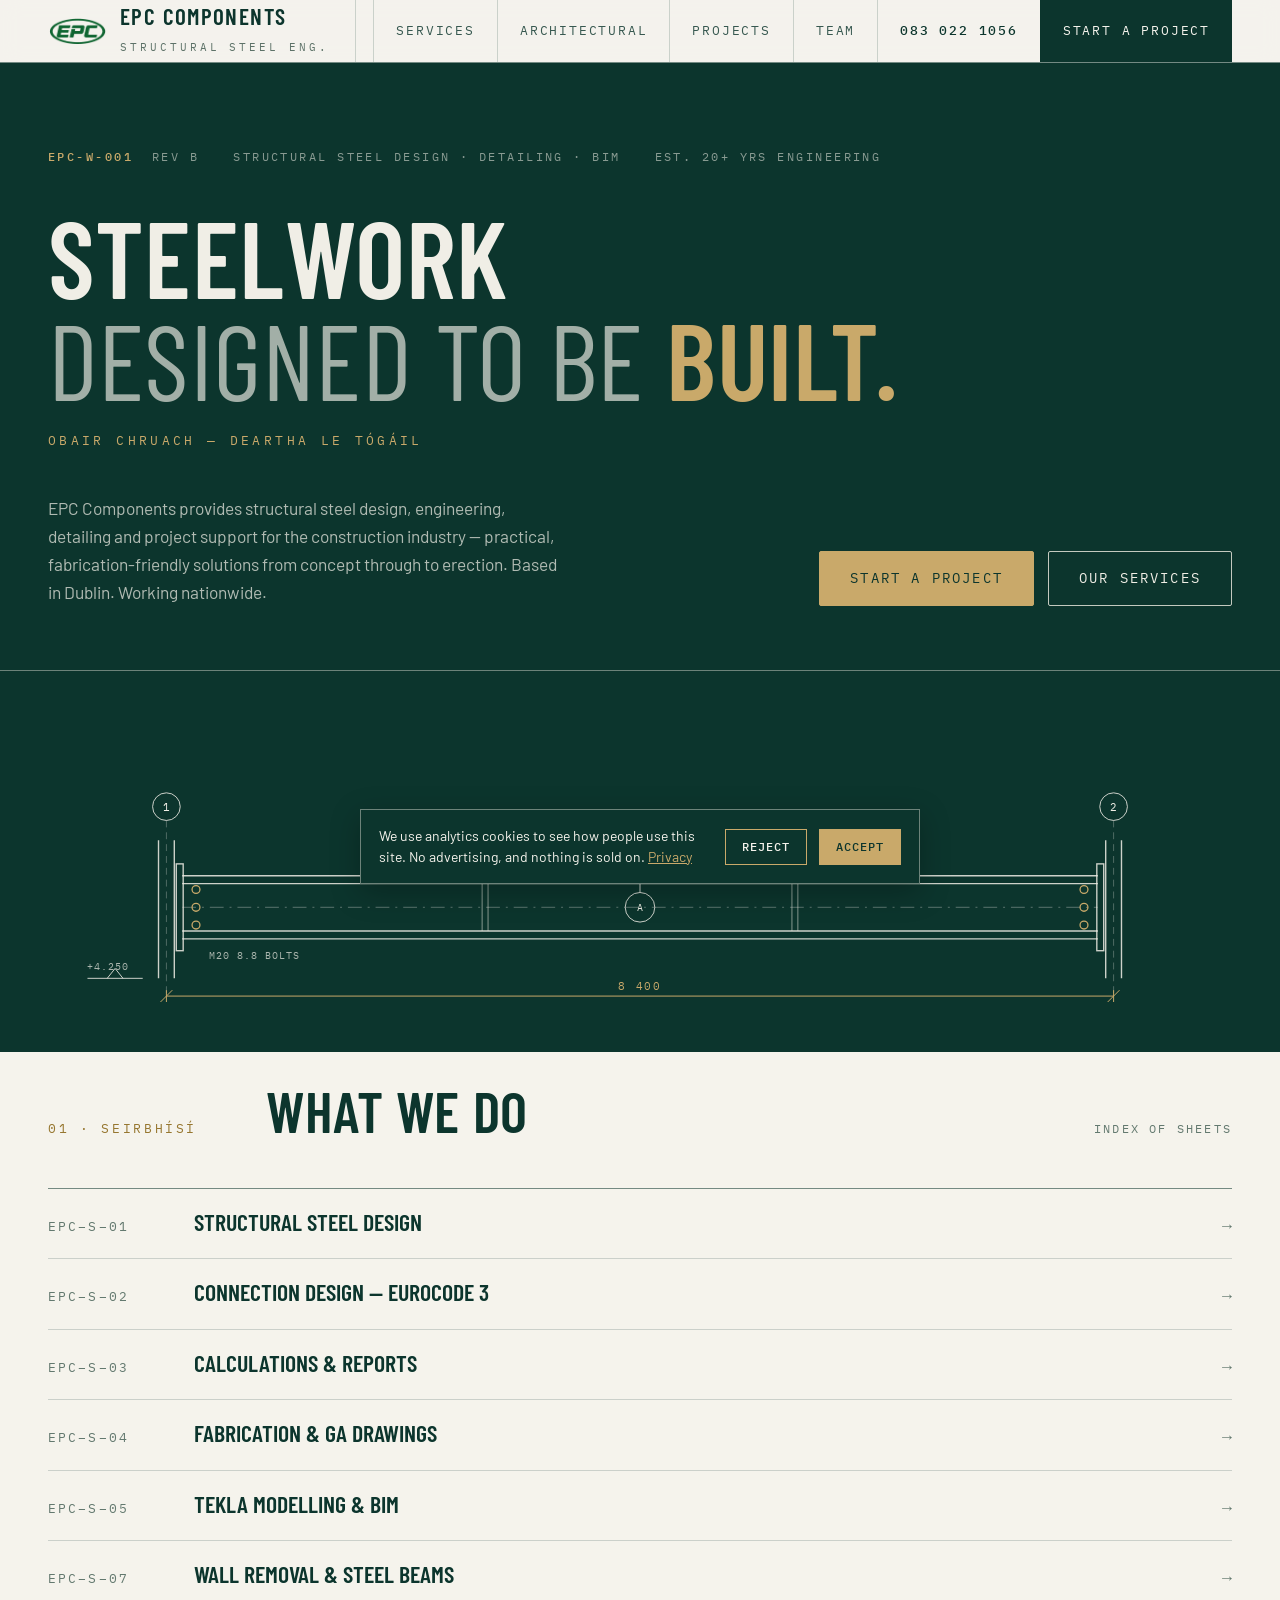
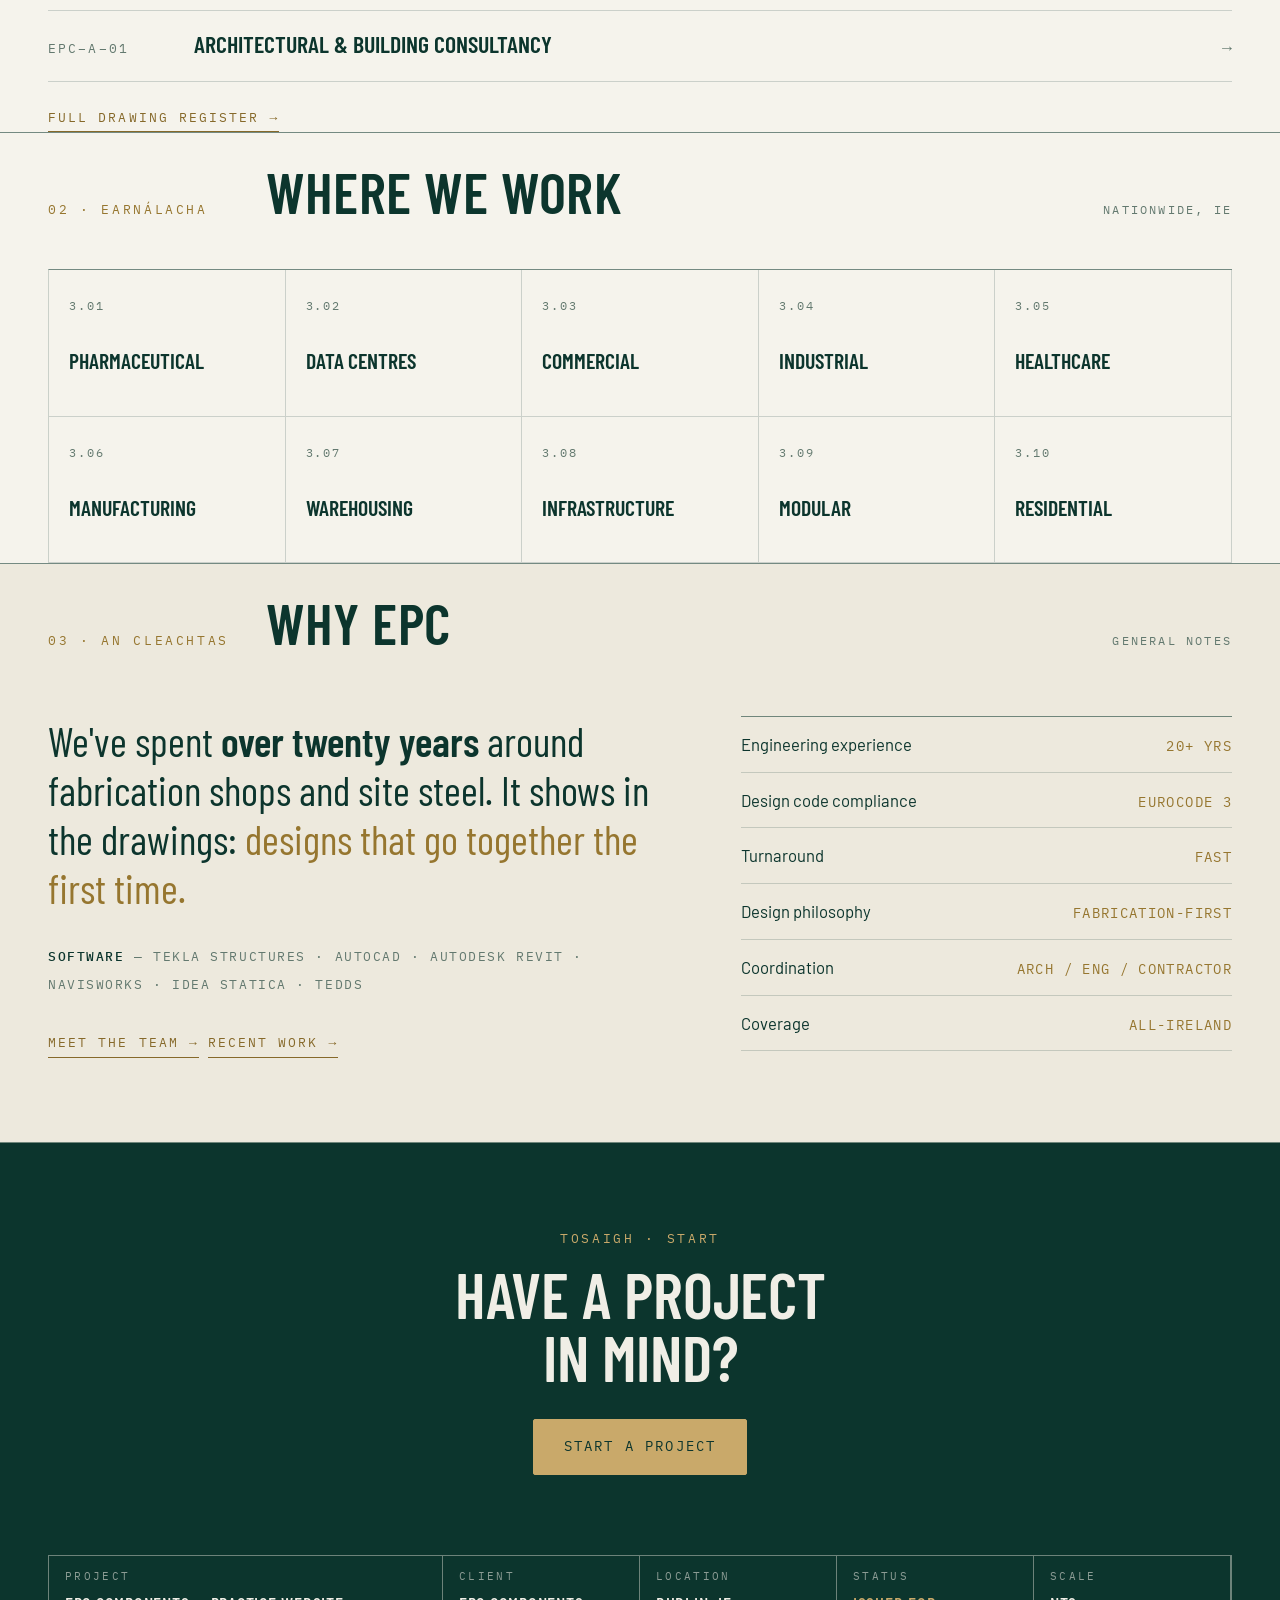
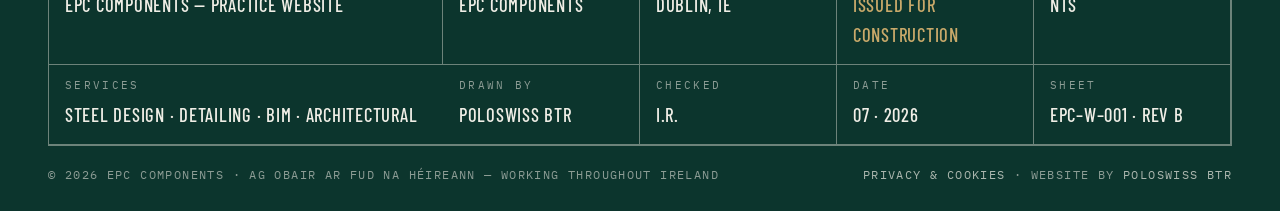
<file: index.html>
<!DOCTYPE html>
<html lang="en-IE">
<head>
<meta charset="UTF-8">
<meta name="viewport" content="width=device-width, initial-scale=1">
<title>Structural Steel Design &amp; Engineering Dublin | EPC Components</title>
<meta name="description" content="Structural steel design, Eurocode 3 connection design and Tekla detailing for builders, fabricators and homeowners. Dublin-based, working nationwide.">
<meta name="theme-color" content="#0c352d">
<meta property="og:title" content="Structural Steel Design &amp; Engineering Dublin | EPC Components">
<meta property="og:description" content="Structural steel design, Eurocode 3 connection design and Tekla detailing for builders, fabricators and homeowners. Dublin-based, working nationwide.">
<meta property="og:type" content="website">
<meta property="og:locale" content="en_IE">
<meta property="og:url" content="https://www.epccomponents.ie/">
<meta property="og:site_name" content="EPC Components">
<meta property="og:image" content="https://www.epccomponents.ie/og-image.png">
<meta property="og:image:width" content="1200">
<meta property="og:image:height" content="630">
<meta name="twitter:card" content="summary_large_image">
<link rel="canonical" href="https://www.epccomponents.ie/">
<link rel="preload" href="/fonts/barlow-condensed-600.woff2" as="font" type="font/woff2" crossorigin>
<link rel="preload" href="/fonts/barlow-400.woff2" as="font" type="font/woff2" crossorigin>
<link rel="icon" type="image/png" href="/favicon.png">
<link rel="stylesheet" href="/style.css">
<script>
window.dataLayer=window.dataLayer||[];function gtag(){dataLayer.push(arguments);}
(function(){var c=null;try{c=localStorage.getItem('epc-consent');}catch(e){}gtag('consent','default',{ad_storage:'denied',ad_user_data:'denied',ad_personalization:'denied',analytics_storage:c==='granted'?'granted':'denied',wait_for_update:500});})();
gtag('js',new Date());gtag('config','G-L8W6H8ELEE');
</script>
<script>window.addEventListener('load',function(){var l=function(){var s=document.createElement('script');s.async=true;s.src='https://www.googletagmanager.com/gtag/js?id=G-L8W6H8ELEE';document.head.appendChild(s);};if('requestIdleCallback' in window){requestIdleCallback(l,{timeout:3000});}else{setTimeout(l,1500);}});</script>
</head>
<body>
<script type="application/ld+json">
{
 "@context": "https://schema.org",
 "@graph": [
  {
   "@type": "ProfessionalService",
   "@id": "https://www.epccomponents.ie/#business",
   "name": "EPC Components",
   "url": "https://www.epccomponents.ie/",
   "logo": "https://www.epccomponents.ie/epc-mark.png",
   "image": "https://www.epccomponents.ie/og-image.png",
   "description": "Structural steel design, engineering, detailing and project support for the construction industry, plus architectural and building consultancy.",
   "telephone": "+353830221056",
   "email": "enquiries@epccomponents.ie",
   "foundingDate": "2018",
   "founder": {
    "@type": "Person",
    "name": "Ian Ring",
    "jobTitle": "Principal",
    "image": "https://www.epccomponents.ie/ian-ring.jpg"
   },
   "address": {
    "@type": "PostalAddress",
    "addressLocality": "Dublin 14",
    "addressRegion": "Dublin",
    "addressCountry": "IE"
   },
   "areaServed": {
    "@type": "Country",
    "name": "Ireland"
   },
   "knowsAbout": [
    "Structural steel design",
    "Eurocode 3 connection design",
    "Structural calculations",
    "Tekla Structures detailing",
    "Fabrication drawings",
    "Architectural and building consultancy"
   ]
  },
  {
   "@type": "WebSite",
   "@id": "https://www.epccomponents.ie/#website",
   "url": "https://www.epccomponents.ie/",
   "name": "EPC Components",
   "inLanguage": "en-IE",
   "publisher": {
    "@id": "https://www.epccomponents.ie/#business"
   }
  }
 ]
}
</script>
<header id="hdr">
<a class="m-call" href="tel:+353830221056">Tap to call &middot; <b>083 022 1056</b></a>
<div class="wrap bar">
<a class="brand" href="/">
<img class="bx" src="/epc-mark.png" alt="EPC" width="741" height="341">
<span><span class="brand-name">EPC Components</span><br><span class="brand-sub">Structural Steel Eng.</span></span>
</a>
<span class="hdr-meta"><span>Baile &Aacute;tha Cliath&nbsp;&middot;<br>Dublin &middot; Nationwide</span></span>
<nav>
<a href="/services">Services</a>
<a href="/architectural">Architectural</a>
<a href="/projects">Projects</a>
<a href="/team">Team</a>
<a href="tel:+353830221056" class="tel">083 022 1056</a>
<a href="/contact" class="cta">Start a project</a>
</nav>
<button class="burger" id="burger" aria-label="Menu">&#9776;</button>
</div>
<div class="mnav" id="mnav">
<a href="/">Home</a>
<a href="/services">Services</a>
<a href="/architectural">Architectural</a>
<a href="/projects">Projects</a>
<a href="/team">Meet the team</a>
<a href="/contact">Start a project</a>
</div>
</header>
<section class="hero" id="top">
<div class="wrap">
<div class="h-meta rv in">
<span><b>EPC-W-001</b>&nbsp;&nbsp;REV B</span>
<span>Structural steel design · Detailing · BIM</span>
<span>Est. 20+ yrs engineering</span>
</div>
<h1 class="rv in">Steelwork<br><span class="thin">designed to be</span> <span class="acc">built.</span></h1>
<p class="ga rv in" style="margin-top:22px">Obair chruach &mdash; deartha le t&oacute;g&aacute;il</p>
<div class="h-sub rv in">
<p>EPC Components provides structural steel design, engineering, detailing and project support for the construction industry — practical, fabrication-friendly solutions from concept through to erection. Based in Dublin. Working nationwide.</p>
<div class="h-actions">
<a class="btn solid" href="/contact">Start a project</a>
<a class="btn" href="/services">Our services</a>
</div>
</div>
</div>
<div class="h-draw" aria-hidden="true">
<div class="wrap">
<svg viewBox="0 0 1200 240" xmlns="http://www.w3.org/2000/svg">
<!-- grid bubbles -->
<g stroke="rgba(240,238,230,.85)" fill="none" stroke-width="1">
<circle cx="120" cy="26" r="14"/>
<circle cx="1080" cy="26" r="14"/>
</g>
<text x="120" y="30" text-anchor="middle" fill="#f0eee6" font-size="11">1</text>
<text x="1080" y="30" text-anchor="middle" fill="#f0eee6" font-size="11">2</text>
<g stroke="rgba(240,238,230,.3)" stroke-width="1" stroke-dasharray="7 5">
<path d="M120 40 V 218"/><path d="M1080 40 V 218"/>
</g>
<!-- columns -->
<g stroke="rgba(240,238,230,.85)" stroke-width="1.4" fill="none">
<path d="M112 60 V 200 M128 60 V 200"/>
<path d="M1072 60 V 200 M1088 60 V 200"/>
</g>
<!-- beam: flanges + web -->
<g stroke="rgba(240,238,230,.85)" stroke-width="1.4" fill="none">
<path d="M136 96 H 1064"/>
<path d="M136 104 H 1064"/>
<path d="M136 152 H 1064"/>
<path d="M136 160 H 1064"/>
</g>
<path d="M136 128 H 1064" stroke="rgba(240,238,230,.35)" stroke-width="1" stroke-dasharray="14 6 2 6"/>
<!-- end plates -->
<g stroke="rgba(240,238,230,.85)" stroke-width="1.4" fill="none">
<rect x="130" y="84" width="7" height="88"/>
<rect x="1063" y="84" width="7" height="88"/>
</g>
<!-- bolts -->
<g fill="none" stroke="#c9a96a" stroke-width="1.3">
<circle cx="150" cy="110" r="4"/><circle cx="150" cy="128" r="4"/><circle cx="150" cy="146" r="4"/>
<circle cx="1050" cy="110" r="4"/><circle cx="1050" cy="128" r="4"/><circle cx="1050" cy="146" r="4"/>
</g>
<!-- stiffeners -->
<g stroke="rgba(240,238,230,.55)" stroke-width="1">
<path d="M440 104 V 152 M446 104 V 152"/>
<path d="M754 104 V 152 M760 104 V 152"/>
</g>
<!-- section marker -->
<g fill="none" stroke="rgba(240,238,230,.85)" stroke-width="1">
<circle cx="600" cy="128" r="15"/>
<path d="M600 113 V 98 H 622"/>
</g>
<text x="600" y="132" text-anchor="middle" fill="#f0eee6" font-size="10">A</text>
<!-- dimension string -->
<g stroke="#c9a96a" stroke-width="1">
<path d="M120 218 H 1080"/>
<path d="M120 212 V 224"/><path d="M1080 212 V 224"/>
<path d="M114 224 L 126 212"/><path d="M1074 224 L 1086 212"/>
</g>
<text x="600" y="212" text-anchor="middle" fill="#c9a96a" font-size="11" letter-spacing="2">8 400</text>
<!-- level marker -->
<g stroke="rgba(240,238,230,.85)" stroke-width="1" fill="none">
<path d="M40 200 H 96"/><path d="M60 200 L 68 190 L 76 200"/>
</g>
<text x="40" y="192" fill="rgba(240,238,230,.7)" font-size="10" letter-spacing="1">+4.250</text>
<!-- annotation -->
<text x="628" y="94" fill="rgba(240,238,230,.7)" font-size="10" letter-spacing="1">610 UB 101 — S355</text>
<text x="163" y="180" fill="rgba(240,238,230,.7)" font-size="10" letter-spacing="1">M20 8.8 BOLTS</text>
</svg>
</div>
</div>
</section>
<section class="sect" id="services">
<div class="wrap">
<div class="s-head rv">
<span class="s-num">01 &middot; SEIRBH&Iacute;S&Iacute;</span>
<h2 class="s-title">What we do</h2>
<span class="s-ref">Index of sheets</span>
</div>
<div class="mini-reg rv">
<a class="mini-row" href="/services"><span class="reg-i">EPC&#8211;S&#8211;01</span><span class="reg-t">Structural steel design</span><span class="arr">&#8594;</span></a>
<a class="mini-row" href="/services"><span class="reg-i">EPC&#8211;S&#8211;02</span><span class="reg-t">Connection design — Eurocode 3</span><span class="arr">&#8594;</span></a>
<a class="mini-row" href="/services"><span class="reg-i">EPC&#8211;S&#8211;03</span><span class="reg-t">Calculations &amp; reports</span><span class="arr">&#8594;</span></a>
<a class="mini-row" href="/services"><span class="reg-i">EPC&#8211;S&#8211;04</span><span class="reg-t">Fabrication &amp; GA drawings</span><span class="arr">&#8594;</span></a>
<a class="mini-row" href="/services"><span class="reg-i">EPC&#8211;S&#8211;05</span><span class="reg-t">Tekla modelling &amp; BIM</span><span class="arr">&#8594;</span></a>
<a class="mini-row" href="/wall-removal-steel-beams"><span class="reg-i">EPC&#8211;S&#8211;07</span><span class="reg-t">Wall removal &amp; steel beams</span><span class="arr">&#8594;</span></a>
<a class="mini-row" href="/architectural"><span class="reg-i">EPC&#8211;A&#8211;01</span><span class="reg-t">Architectural &amp; building consultancy</span><span class="arr">&#8594;</span></a>
</div>
<a class="all-link" href="/services">Full drawing register &#8594;</a>
</div>
</section>
<section class="sect" id="sectors">
<div class="wrap">
<div class="s-head rv">
<span class="s-num">02 &middot; EARN&Aacute;LACHA</span>
<h2 class="s-title">Where we work</h2>
<span class="s-ref">Nationwide, IE</span>
</div>
<div class="sec-grid rv">
<div class="sec-cell"><span class="sec-n">3.01</span><span class="sec-t">Pharmaceutical</span></div>
<div class="sec-cell"><span class="sec-n">3.02</span><span class="sec-t">Data centres</span></div>
<div class="sec-cell"><span class="sec-n">3.03</span><span class="sec-t">Commercial</span></div>
<div class="sec-cell"><span class="sec-n">3.04</span><span class="sec-t">Industrial</span></div>
<div class="sec-cell"><span class="sec-n">3.05</span><span class="sec-t">Healthcare</span></div>
<div class="sec-cell"><span class="sec-n">3.06</span><span class="sec-t">Manufacturing</span></div>
<div class="sec-cell"><span class="sec-n">3.07</span><span class="sec-t">Warehousing</span></div>
<div class="sec-cell"><span class="sec-n">3.08</span><span class="sec-t">Infrastructure</span></div>
<div class="sec-cell"><span class="sec-n">3.09</span><span class="sec-t">Modular</span></div>
<div class="sec-cell"><span class="sec-n">3.10</span><span class="sec-t">Residential</span></div>
</div>
</div>
</section>
<section class="sect facts">
<div class="wrap">
<div class="s-head rv">
<span class="s-num">03 &middot; AN CLEACHTAS</span>
<h2 class="s-title">Why EPC</h2>
<span class="s-ref">General notes</span>
</div>
<div class="facts-grid">
<div class="rv">
<p class="big">We've spent <b>over twenty years</b> around fabrication shops and site steel. It shows in the drawings: <span class="acc">designs that go together the first time.</span></p>
<p class="tools"><b>Software</b> — Tekla Structures · AutoCAD · Autodesk Revit · Navisworks · IDEA StatiCa · Tedds</p>
<a class="all-link" href="/team" style="margin-top:34px">Meet the team &#8594;</a>&nbsp;&nbsp;&nbsp;<a class="all-link" href="/projects" style="margin-top:34px">Recent work &#8594;</a>
</div>
<ul class="fact-list rv">
<li>Engineering experience<span class="fv">20+ YRS</span></li>
<li>Design code compliance<span class="fv">EUROCODE 3</span></li>
<li>Turnaround<span class="fv">FAST</span></li>
<li>Design philosophy<span class="fv">FABRICATION-FIRST</span></li>
<li>Coordination<span class="fv">ARCH / ENG / CONTRACTOR</span></li>
<li>Coverage<span class="fv">ALL-IRELAND</span></li>
</ul>
</div>
</div>
</section>
<section class="contact">
<div class="wrap">
<div style="text-align:center;padding:80px 0">
<span class="s-num mono" style="color:var(--gold)">TOSAIGH &middot; START</span>
<div class="ct-t" style="margin:14px 0 30px">Have a project<br>in mind?</div>
<a class="btn solid" href="/contact">Start a project</a>
</div>
</div>
</section>
<footer>
<div class="wrap">
<div class="tb rv">
<div class="tb-cell tb-wide"><span class="tb-k">Project</span><span class="tb-v">EPC Components — Practice Website</span></div>
<div class="tb-cell"><span class="tb-k">Client</span><span class="tb-v">EPC Components</span></div>
<div class="tb-cell"><span class="tb-k">Location</span><span class="tb-v">Dublin, IE</span></div>
<div class="tb-cell"><span class="tb-k">Status</span><span class="tb-v acc">Issued for construction</span></div>
<div class="tb-cell"><span class="tb-k">Scale</span><span class="tb-v">NTS</span></div>
<div class="tb-cell tb-wide"><span class="tb-k">Services</span><span class="tb-v">Steel design · Detailing · BIM · Architectural</span></div>
<div class="tb-cell"><span class="tb-k">Drawn by</span><span class="tb-v"><a href="https://www.poloswiss.ie" style="color:inherit;text-decoration:none">Poloswiss BTR</a></span></div>
<div class="tb-cell"><span class="tb-k">Checked</span><span class="tb-v">I.R.</span></div>
<div class="tb-cell"><span class="tb-k">Date</span><span class="tb-v">07 · 2026</span></div>
<div class="tb-cell"><span class="tb-k">Sheet</span><span class="tb-v">EPC&#8211;W&#8211;001 · REV B</span></div>
</div>
<div class="fine">
<span>© 2026 EPC Components &middot; Ag obair ar fud na h&Eacute;ireann &mdash; working throughout Ireland</span>
<span><a href="/privacy">Privacy &amp; cookies</a> &middot; Website by <a href="https://www.poloswiss.ie">Poloswiss BTR</a></span>
</div>
</div>
</footer>
<script src="/site.js"></script>
</body>
</html>
</file>
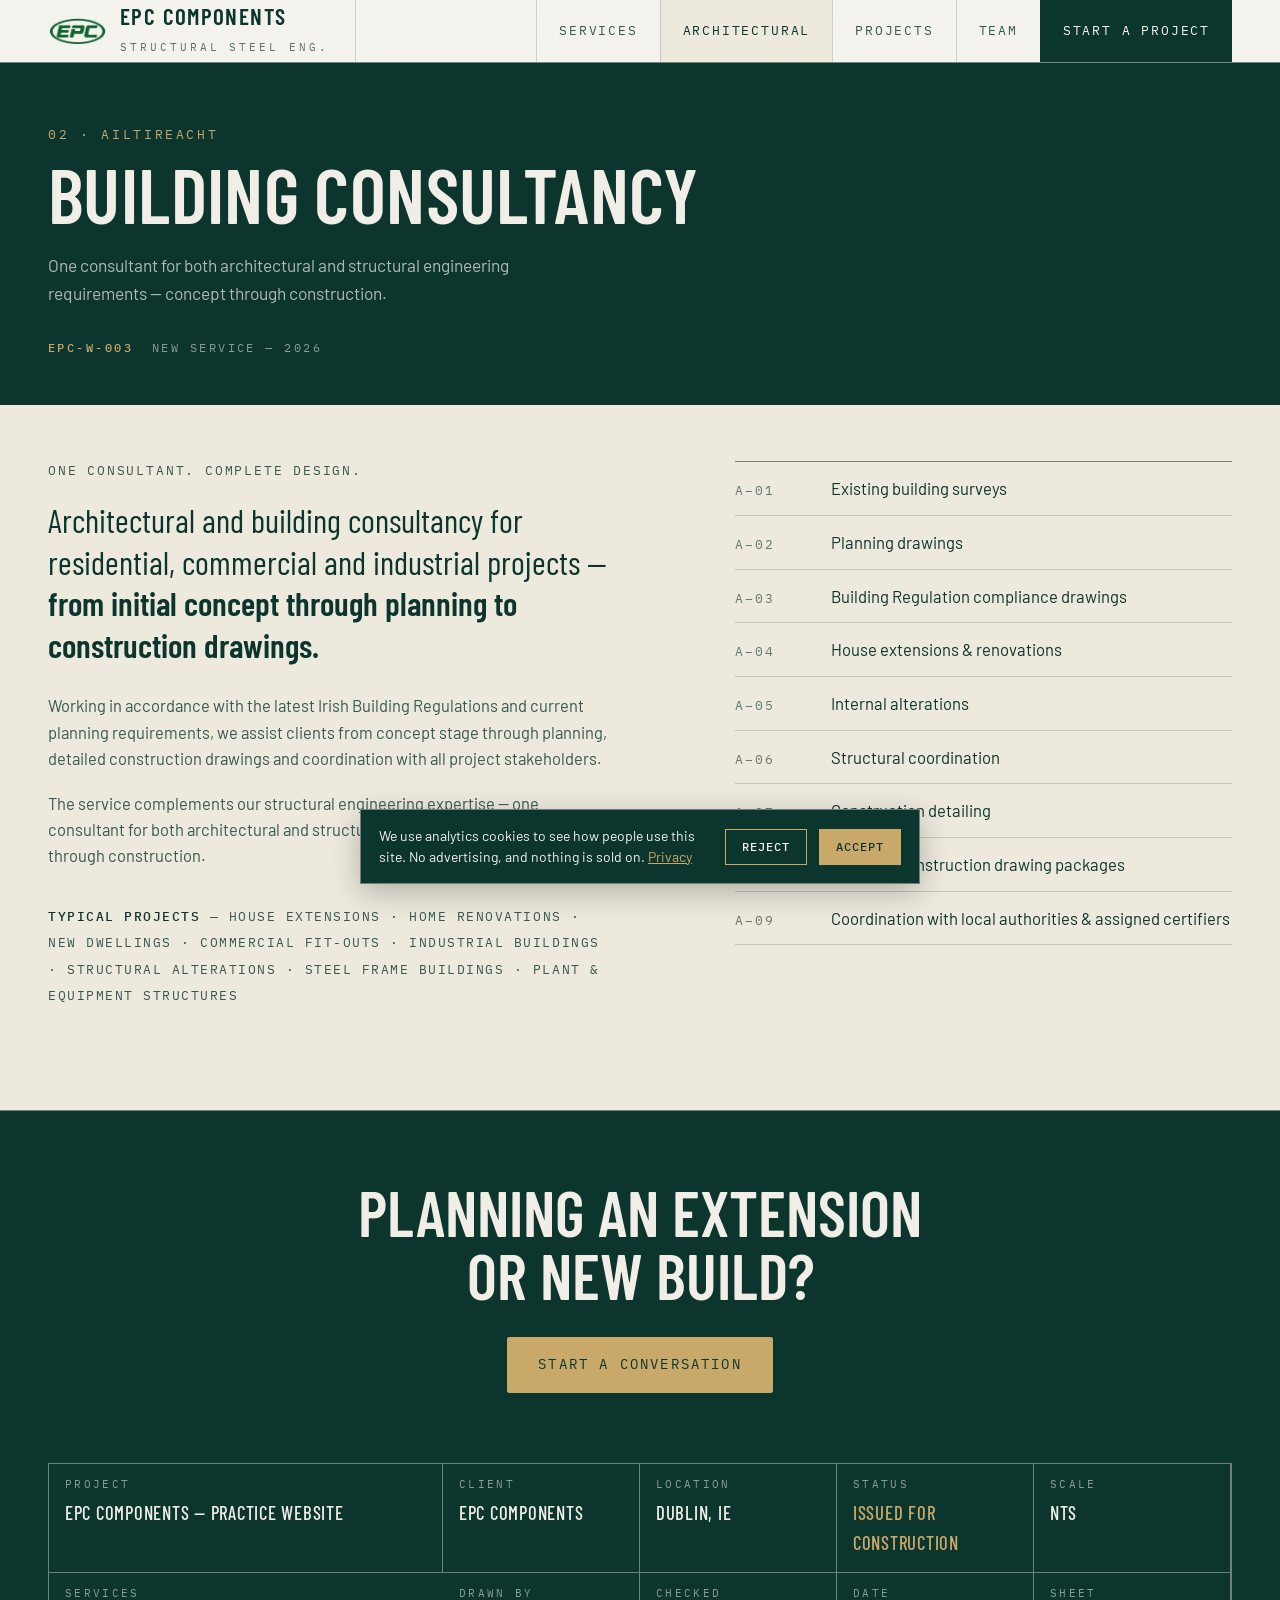
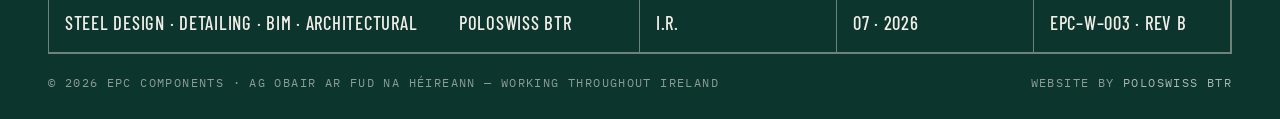
<file: architectural.html>
<!DOCTYPE html>
<html lang="en-IE">
<head>
<meta charset="UTF-8">
<meta name="viewport" content="width=device-width, initial-scale=1">
<title>Architectural & Building Consultancy — EPC Components</title>
<meta name="description" content="Architectural and building consultancy for residential, commercial and industrial projects — surveys, planning drawings, Building Regulation compliance, extensions and construction packages.">
<meta name="theme-color" content="#0c352d">
<meta property="og:title" content="Architectural & Building Consultancy — EPC Components">
<meta property="og:description" content="Architectural and building consultancy for residential, commercial and industrial projects — surveys, planning drawings, Building Regulation compliance, extensions and construction packages.">
<meta property="og:type" content="website">
<meta property="og:locale" content="en_IE">
<link rel="preconnect" href="https://fonts.googleapis.com">
<link rel="preconnect" href="https://fonts.gstatic.com" crossorigin>
<link href="https://fonts.googleapis.com/css2?family=Barlow+Condensed:wght@400;500;600&family=Barlow:wght@400;500;600&family=IBM+Plex+Mono:wght@400;500&display=swap" rel="stylesheet">
<link rel="icon" type="image/png" href="/favicon.png">
<link rel="stylesheet" href="/style.css">
<script>
window.dataLayer=window.dataLayer||[];function gtag(){dataLayer.push(arguments);}
(function(){var c=null;try{c=localStorage.getItem('epc-consent');}catch(e){}gtag('consent','default',{ad_storage:'denied',ad_user_data:'denied',ad_personalization:'denied',analytics_storage:c==='granted'?'granted':'denied',wait_for_update:500});})();
gtag('js',new Date());gtag('config','G-L8W6H8ELEE');
</script>
<script async src="https://www.googletagmanager.com/gtag/js?id=G-L8W6H8ELEE"></script>
</head>
<body>
<header id="hdr">
<div class="wrap bar">
<a class="brand" href="/">
<img class="bx" src="/epc-mark.png" alt="EPC" width="741" height="341">
<span><span class="brand-name">EPC Components</span><br><span class="brand-sub">Structural Steel Eng.</span></span>
</a>
<span class="hdr-meta"><span>Baile &Aacute;tha Cliath&nbsp;&middot;<br>Dublin &middot; Nationwide</span></span>
<nav>
<a href="/services">Services</a>
<a href="/architectural" aria-current="page">Architectural</a>
<a href="/projects">Projects</a>
<a href="/team">Team</a>
<a href="/contact" class="cta">Start a project</a>
</nav>
<button class="burger" id="burger" aria-label="Menu">&#9776;</button>
</div>
<div class="mnav" id="mnav">
<a href="/">Home</a>
<a href="/services">Services</a>
<a href="/architectural">Architectural</a>
<a href="/projects">Projects</a>
<a href="/team">Meet the team</a>
<a href="/contact">Start a project</a>
</div>
</header>
<section class="p-hero">
<div class="wrap">
<span class="s-num mono">02 &middot; AILTIREACHT</span>
<h1>Building consultancy</h1>
<p class="p-sub">One consultant for both architectural and structural engineering requirements — concept through construction.</p>
<div class="h-meta"><span><b>EPC-W-003</b>&nbsp;&nbsp;NEW SERVICE — 2026</span></div>
</div>
</section>
<section class="sect consult"><div class="wrap">
<div class="c-grid">
<div class="rv">
<p class="c-note">One consultant. Complete design.</p>
<p class="lead">Architectural and building consultancy for residential, commercial and industrial projects — <b>from initial concept through planning to construction drawings.</b></p>
<p>Working in accordance with the latest Irish Building Regulations and current planning requirements, we assist clients from concept stage through planning, detailed construction drawings and coordination with all project stakeholders.</p>
<p>The service complements our structural engineering expertise — one consultant for both architectural and structural requirements, concept through construction.</p>
<p class="c-scope"><b>Typical projects</b> — house extensions · home renovations · new dwellings · commercial fit-outs · industrial buildings · structural alterations · steel frame buildings · plant &amp; equipment structures</p>
</div>
<ul class="c-list rv">
<li><span class="ci">A&#8211;01</span>Existing building surveys</li>
<li><span class="ci">A&#8211;02</span>Planning drawings</li>
<li><span class="ci">A&#8211;03</span>Building Regulation compliance drawings</li>
<li><span class="ci">A&#8211;04</span>House extensions &amp; renovations</li>
<li><span class="ci">A&#8211;05</span>Internal alterations</li>
<li><span class="ci">A&#8211;06</span>Structural coordination</li>
<li><span class="ci">A&#8211;07</span>Construction detailing</li>
<li><span class="ci">A&#8211;08</span>Tender &amp; construction drawing packages</li>
<li><span class="ci">A&#8211;09</span>Coordination with local authorities &amp; assigned certifiers</li>
</ul>
</div>
</div></section>
<section class="contact">
<div class="wrap">
<div style="text-align:center;padding:70px 0">
<div class="ct-t" style="margin:0 0 30px">Planning an extension<br>or new build?</div>
<a class="btn solid" href="/contact">Start a conversation</a>
</div>
</div>
</section>
<footer>
<div class="wrap">
<div class="tb rv">
<div class="tb-cell tb-wide"><span class="tb-k">Project</span><span class="tb-v">EPC Components — Practice Website</span></div>
<div class="tb-cell"><span class="tb-k">Client</span><span class="tb-v">EPC Components</span></div>
<div class="tb-cell"><span class="tb-k">Location</span><span class="tb-v">Dublin, IE</span></div>
<div class="tb-cell"><span class="tb-k">Status</span><span class="tb-v acc">Issued for construction</span></div>
<div class="tb-cell"><span class="tb-k">Scale</span><span class="tb-v">NTS</span></div>
<div class="tb-cell tb-wide"><span class="tb-k">Services</span><span class="tb-v">Steel design · Detailing · BIM · Architectural</span></div>
<div class="tb-cell"><span class="tb-k">Drawn by</span><span class="tb-v"><a href="https://www.poloswiss.ie" style="color:inherit;text-decoration:none">Poloswiss BTR</a></span></div>
<div class="tb-cell"><span class="tb-k">Checked</span><span class="tb-v">I.R.</span></div>
<div class="tb-cell"><span class="tb-k">Date</span><span class="tb-v">07 · 2026</span></div>
<div class="tb-cell"><span class="tb-k">Sheet</span><span class="tb-v">EPC&#8211;W&#8211;003 · REV B</span></div>
</div>
<div class="fine">
<span>© 2026 EPC Components &middot; Ag obair ar fud na h&Eacute;ireann &mdash; working throughout Ireland</span>
<span>Website by <a href="https://www.poloswiss.ie">Poloswiss BTR</a></span>
</div>
</div>
</footer>
<script src="/site.js"></script>
</body>
</html>
</file>
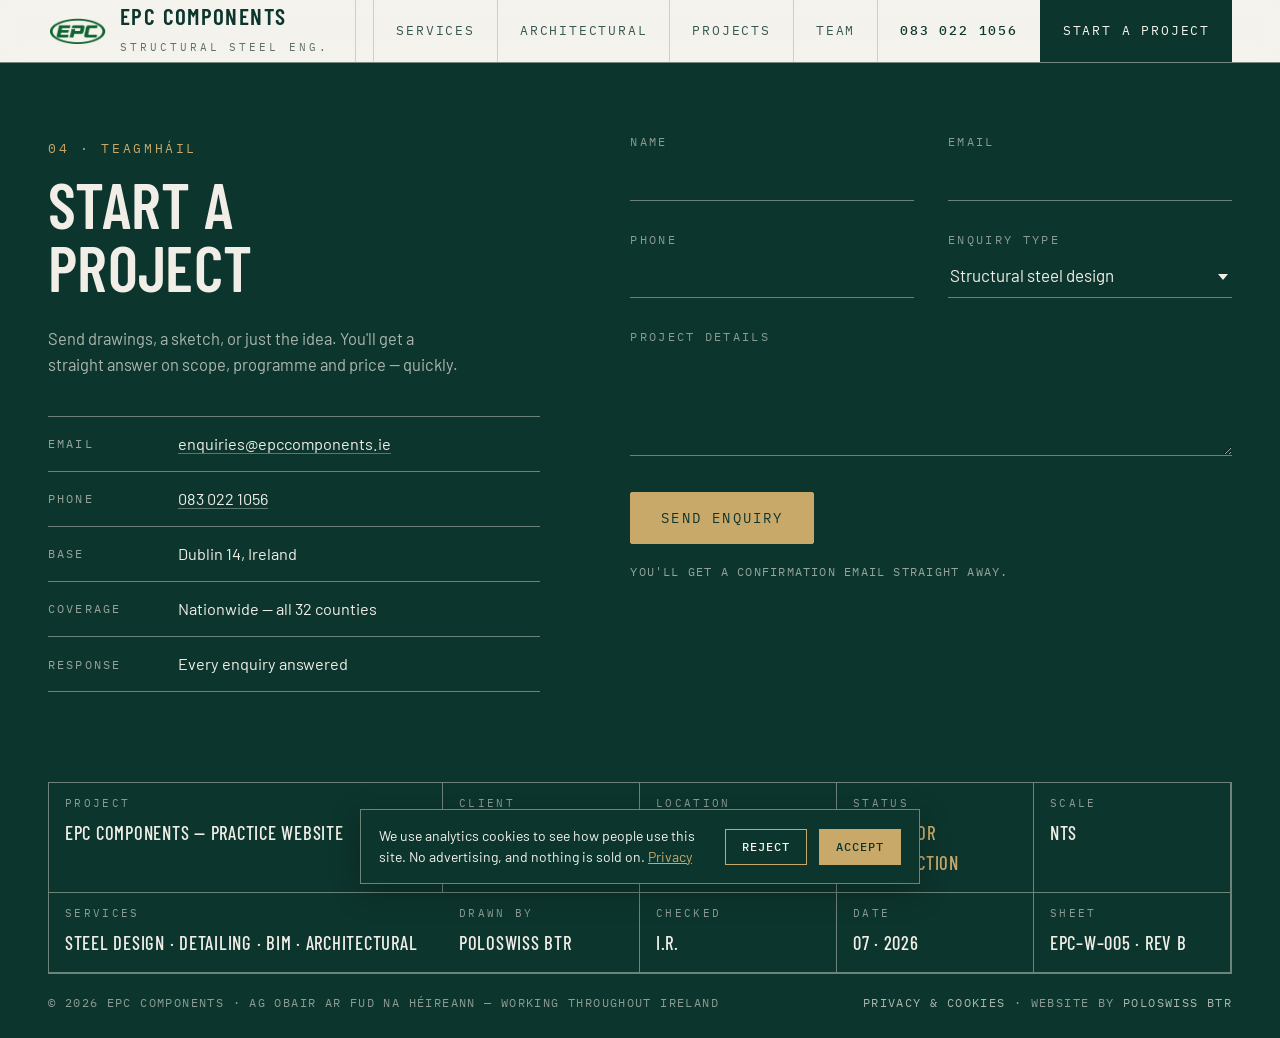
<file: contact.html>
<!DOCTYPE html>
<html lang="en-IE">
<head>
<meta charset="UTF-8">
<meta name="viewport" content="width=device-width, initial-scale=1">
<title>Contact EPC Components | Structural Steel Design, Dublin</title>
<meta name="description" content="Send drawings, a sketch or just the idea and get a straight answer on scope, programme and price. Call 083 022 1056 or email enquiries@epccomponents.ie.">
<meta name="theme-color" content="#0c352d">
<meta property="og:title" content="Contact EPC Components | Structural Steel Design, Dublin">
<meta property="og:description" content="Send drawings, a sketch or just the idea and get a straight answer on scope, programme and price. Call 083 022 1056 or email enquiries@epccomponents.ie.">
<meta property="og:type" content="website">
<meta property="og:locale" content="en_IE">
<meta property="og:url" content="https://www.epccomponents.ie/contact">
<meta property="og:site_name" content="EPC Components">
<meta property="og:image" content="https://www.epccomponents.ie/og-image.png">
<meta property="og:image:width" content="1200">
<meta property="og:image:height" content="630">
<meta name="twitter:card" content="summary_large_image">
<link rel="canonical" href="https://www.epccomponents.ie/contact">
<link rel="preload" href="/fonts/barlow-condensed-600.woff2" as="font" type="font/woff2" crossorigin>
<link rel="preload" href="/fonts/barlow-400.woff2" as="font" type="font/woff2" crossorigin>
<link rel="icon" type="image/png" href="/favicon.png">
<link rel="stylesheet" href="/style.css">
<script>
window.dataLayer=window.dataLayer||[];function gtag(){dataLayer.push(arguments);}
(function(){var c=null;try{c=localStorage.getItem('epc-consent');}catch(e){}gtag('consent','default',{ad_storage:'denied',ad_user_data:'denied',ad_personalization:'denied',analytics_storage:c==='granted'?'granted':'denied',wait_for_update:500});})();
gtag('js',new Date());gtag('config','G-L8W6H8ELEE');
</script>
<script>window.addEventListener('load',function(){var l=function(){var s=document.createElement('script');s.async=true;s.src='https://www.googletagmanager.com/gtag/js?id=G-L8W6H8ELEE';document.head.appendChild(s);};if('requestIdleCallback' in window){requestIdleCallback(l,{timeout:3000});}else{setTimeout(l,1500);}});</script>
</head>
<body>
<header id="hdr">
<a class="m-call" href="tel:+353830221056">Tap to call &middot; <b>083 022 1056</b></a>
<div class="wrap bar">
<a class="brand" href="/">
<img class="bx" src="/epc-mark.png" alt="EPC" width="741" height="341">
<span><span class="brand-name">EPC Components</span><br><span class="brand-sub">Structural Steel Eng.</span></span>
</a>
<span class="hdr-meta"><span>Baile &Aacute;tha Cliath&nbsp;&middot;<br>Dublin &middot; Nationwide</span></span>
<nav>
<a href="/services">Services</a>
<a href="/architectural">Architectural</a>
<a href="/projects">Projects</a>
<a href="/team">Team</a>
<a href="tel:+353830221056" class="tel">083 022 1056</a>
<a href="/contact" class="cta" aria-current="page">Start a project</a>
</nav>
<button class="burger" id="burger" aria-label="Menu">&#9776;</button>
</div>
<div class="mnav" id="mnav">
<a href="/">Home</a>
<a href="/services">Services</a>
<a href="/architectural">Architectural</a>
<a href="/projects">Projects</a>
<a href="/team">Meet the team</a>
<a href="/contact">Start a project</a>
</div>
</header>
<section class="contact" id="contact">
<div class="wrap">
<div class="ct-grid">
<div class="rv">
<span class="s-num mono" style="color:var(--gold)">04 &middot; TEAGMH&Aacute;IL</span>
<h1 class="ct-t">Start a<br>project</h1>
<p class="d">Send drawings, a sketch, or just the idea. You'll get a straight answer on scope, programme and price — quickly.</p>
<ul class="ct-info">
<li><span class="k">Email</span><span><a href="mailto:enquiries@epccomponents.ie">enquiries@epccomponents.ie</a></span></li>
<li><span class="k">Phone</span><span><a href="tel:+353830221056">083&nbsp;022&nbsp;1056</a></span></li>
<li><span class="k">Base</span><span>Dublin 14, Ireland</span></li>
<li><span class="k">Coverage</span><span>Nationwide — all 32 counties</span></li>
<li><span class="k">Response</span><span>Every enquiry answered</span></li>
</ul>
</div>
<form class="rv" action="#" method="post">
<div class="f-row">
<div class="fld"><label for="f-name">Name</label><input id="f-name" name="name" type="text" autocomplete="name" required></div>
<div class="fld"><label for="f-email">Email</label><input id="f-email" name="email" type="email" autocomplete="email" required></div>
</div>
<div class="f-row">
<div class="fld"><label for="f-phone">Phone</label><input id="f-phone" name="phone" type="tel" autocomplete="tel"></div>
<div class="fld"><label for="f-type">Enquiry type</label>
<select id="f-type" name="type">
<option>Structural steel design</option>
<option>Connection design</option>
<option>Fabrication / shop drawings</option>
<option>Tekla modelling / BIM</option>
<option>Architectural consultancy</option>
<option>House extension / renovation</option>
<option>Other</option>
</select></div>
</div>
<div class="fld"><label for="f-msg">Project details</label><textarea id="f-msg" name="message" rows="4" required></textarea></div>
<input class="hp" type="text" name="hp_check" tabindex="-1" autocomplete="off" aria-hidden="true" role="presentation">
<button class="btn solid" type="submit">Send enquiry</button>
<p class="f-status" id="fstatus"></p>
<p class="f-note">You'll get a confirmation email straight away.</p>
</form>
</div>
</div>
</section>
<footer>
<div class="wrap">
<div class="tb rv">
<div class="tb-cell tb-wide"><span class="tb-k">Project</span><span class="tb-v">EPC Components — Practice Website</span></div>
<div class="tb-cell"><span class="tb-k">Client</span><span class="tb-v">EPC Components</span></div>
<div class="tb-cell"><span class="tb-k">Location</span><span class="tb-v">Dublin, IE</span></div>
<div class="tb-cell"><span class="tb-k">Status</span><span class="tb-v acc">Issued for construction</span></div>
<div class="tb-cell"><span class="tb-k">Scale</span><span class="tb-v">NTS</span></div>
<div class="tb-cell tb-wide"><span class="tb-k">Services</span><span class="tb-v">Steel design · Detailing · BIM · Architectural</span></div>
<div class="tb-cell"><span class="tb-k">Drawn by</span><span class="tb-v"><a href="https://www.poloswiss.ie" style="color:inherit;text-decoration:none">Poloswiss BTR</a></span></div>
<div class="tb-cell"><span class="tb-k">Checked</span><span class="tb-v">I.R.</span></div>
<div class="tb-cell"><span class="tb-k">Date</span><span class="tb-v">07 · 2026</span></div>
<div class="tb-cell"><span class="tb-k">Sheet</span><span class="tb-v">EPC&#8211;W&#8211;005 · REV B</span></div>
</div>
<div class="fine">
<span>© 2026 EPC Components &middot; Ag obair ar fud na h&Eacute;ireann &mdash; working throughout Ireland</span>
<span><a href="/privacy">Privacy &amp; cookies</a> &middot; Website by <a href="https://www.poloswiss.ie">Poloswiss BTR</a></span>
</div>
</div>
</footer>
<script src="/site.js"></script>
</body>
</html>
</file>
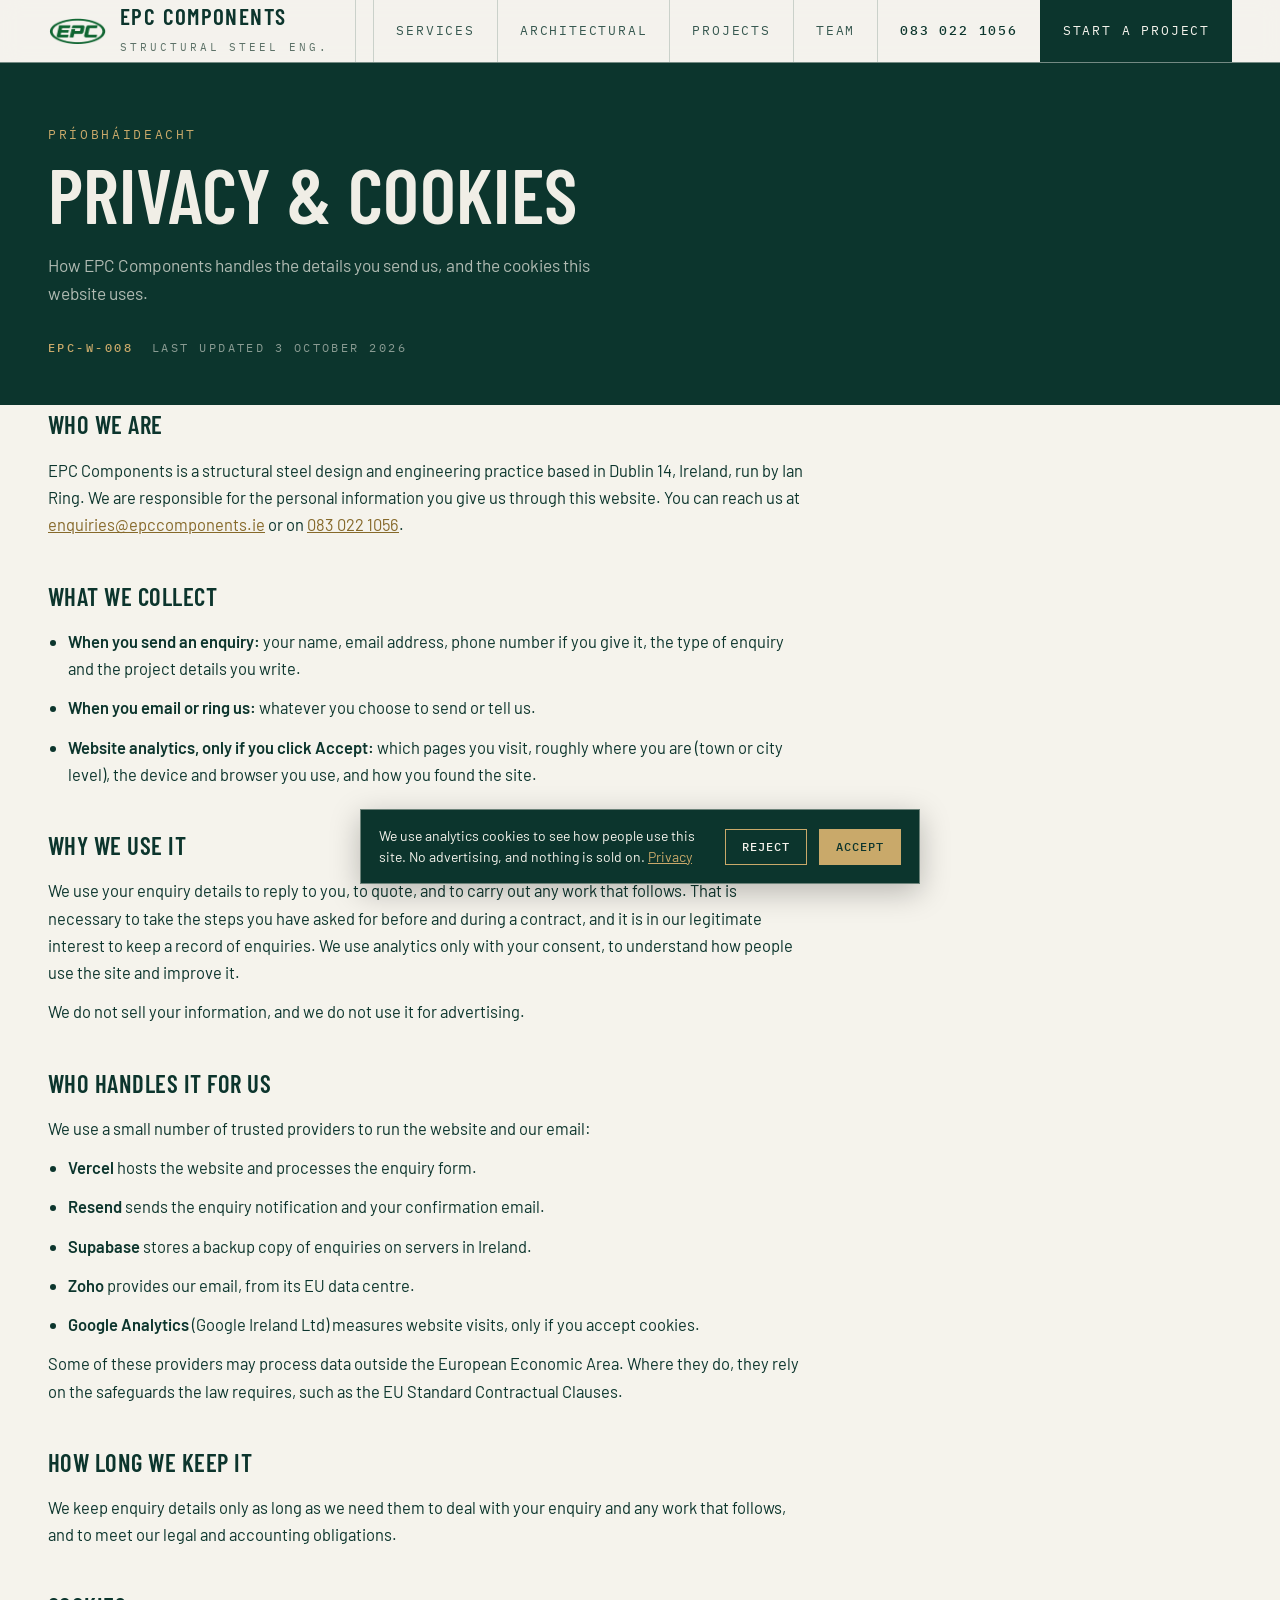
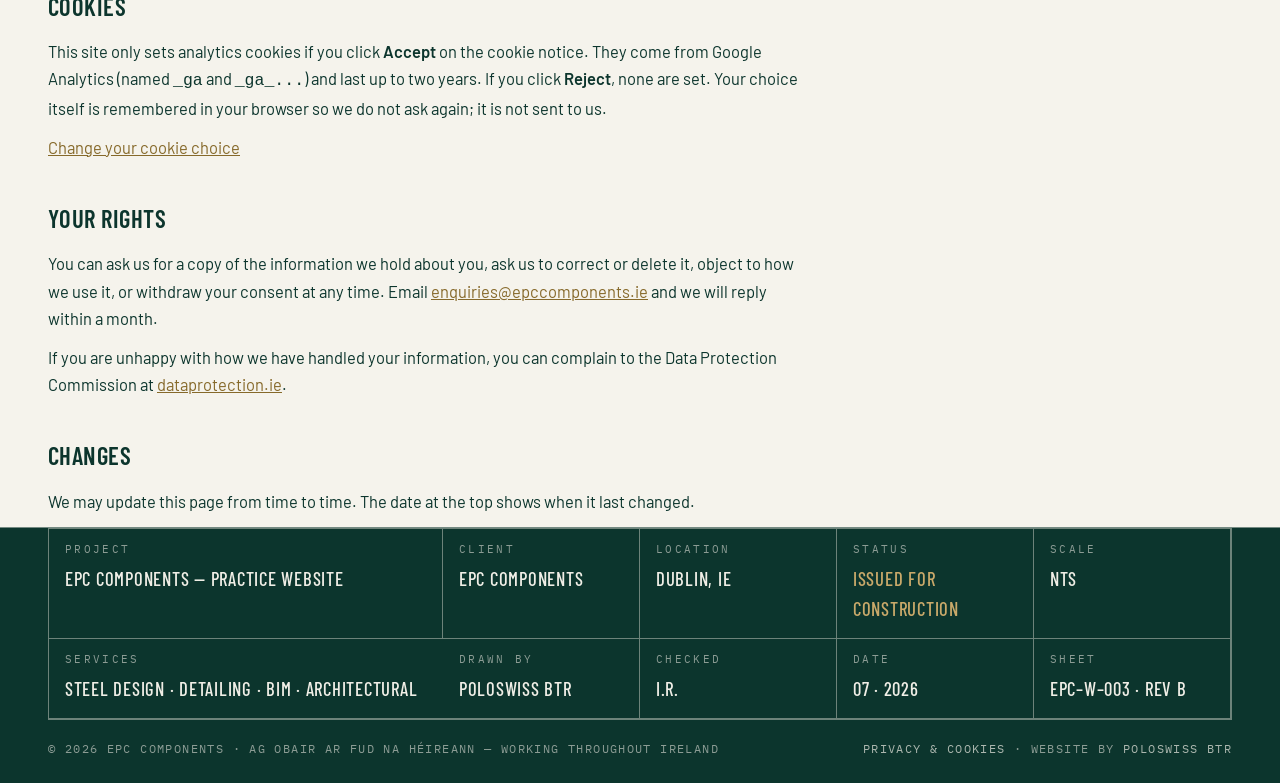
<file: privacy.html>
<!DOCTYPE html>
<html lang="en-IE">
<head>
<meta charset="UTF-8">
<meta name="viewport" content="width=device-width, initial-scale=1">
<title>Privacy &amp; Cookies | EPC Components</title>
<meta name="description" content="How EPC Components handles the details you send through this website, and the cookies it uses.">
<meta name="theme-color" content="#0c352d">
<meta property="og:title" content="Privacy &amp; Cookies | EPC Components">
<meta property="og:description" content="How EPC Components handles the details you send through this website, and the cookies it uses.">
<meta property="og:type" content="website">
<meta property="og:locale" content="en_IE">
<meta property="og:url" content="https://www.epccomponents.ie/privacy">
<meta property="og:site_name" content="EPC Components">
<meta property="og:image" content="https://www.epccomponents.ie/og-image.png">
<meta property="og:image:width" content="1200">
<meta property="og:image:height" content="630">
<meta name="twitter:card" content="summary_large_image">
<link rel="canonical" href="https://www.epccomponents.ie/privacy">
<link rel="preload" href="/fonts/barlow-condensed-600.woff2" as="font" type="font/woff2" crossorigin>
<link rel="preload" href="/fonts/barlow-400.woff2" as="font" type="font/woff2" crossorigin>
<link rel="icon" type="image/png" href="/favicon.png">
<link rel="stylesheet" href="/style.css">
<script>
window.dataLayer=window.dataLayer||[];function gtag(){dataLayer.push(arguments);}
(function(){var c=null;try{c=localStorage.getItem('epc-consent');}catch(e){}gtag('consent','default',{ad_storage:'denied',ad_user_data:'denied',ad_personalization:'denied',analytics_storage:c==='granted'?'granted':'denied',wait_for_update:500});})();
gtag('js',new Date());gtag('config','G-L8W6H8ELEE');
</script>
<script>window.addEventListener('load',function(){var l=function(){var s=document.createElement('script');s.async=true;s.src='https://www.googletagmanager.com/gtag/js?id=G-L8W6H8ELEE';document.head.appendChild(s);};if('requestIdleCallback' in window){requestIdleCallback(l,{timeout:3000});}else{setTimeout(l,1500);}});</script>
</head>
<body>
<header id="hdr">
<a class="m-call" href="tel:+353830221056">Tap to call &middot; <b>083 022 1056</b></a>
<div class="wrap bar">
<a class="brand" href="/">
<img class="bx" src="/epc-mark.png" alt="EPC" width="741" height="341">
<span><span class="brand-name">EPC Components</span><br><span class="brand-sub">Structural Steel Eng.</span></span>
</a>
<span class="hdr-meta"><span>Baile &Aacute;tha Cliath&nbsp;&middot;<br>Dublin &middot; Nationwide</span></span>
<nav>
<a href="/services">Services</a>
<a href="/architectural">Architectural</a>
<a href="/projects">Projects</a>
<a href="/team">Team</a>
<a href="tel:+353830221056" class="tel">083 022 1056</a>
<a href="/contact" class="cta">Start a project</a>
</nav>
<button class="burger" id="burger" aria-label="Menu">&#9776;</button>
</div>
<div class="mnav" id="mnav">
<a href="/">Home</a>
<a href="/services">Services</a>
<a href="/architectural">Architectural</a>
<a href="/projects">Projects</a>
<a href="/team">Meet the team</a>
<a href="/contact">Start a project</a>
</div>
</header>
<section class="p-hero">
<div class="wrap">
<span class="s-num mono">PR&Iacute;OBH&Aacute;IDEACHT</span>
<h1>Privacy &amp; cookies</h1>
<p class="p-sub">How EPC Components handles the details you send us, and the cookies this website uses.</p>
<div class="h-meta"><span><b>EPC-W-008</b>&nbsp;&nbsp;LAST UPDATED 3 OCTOBER 2026</span></div>
</div>
</section>
<section class="sect"><div class="wrap"><div class="legal">
<h2>Who we are</h2>
<p>EPC Components is a structural steel design and engineering practice based in Dublin 14, Ireland, run by Ian Ring. We are responsible for the personal information you give us through this website. You can reach us at <a href="mailto:enquiries@epccomponents.ie">enquiries@epccomponents.ie</a> or on <a href="tel:+353830221056">083 022 1056</a>.</p>
<h2>What we collect</h2>
<ul>
<li><b>When you send an enquiry:</b> your name, email address, phone number if you give it, the type of enquiry and the project details you write.</li>
<li><b>When you email or ring us:</b> whatever you choose to send or tell us.</li>
<li><b>Website analytics, only if you click Accept:</b> which pages you visit, roughly where you are (town or city level), the device and browser you use, and how you found the site.</li>
</ul>
<h2>Why we use it</h2>
<p>We use your enquiry details to reply to you, to quote, and to carry out any work that follows. That is necessary to take the steps you have asked for before and during a contract, and it is in our legitimate interest to keep a record of enquiries. We use analytics only with your consent, to understand how people use the site and improve it.</p>
<p>We do not sell your information, and we do not use it for advertising.</p>
<h2>Who handles it for us</h2>
<p>We use a small number of trusted providers to run the website and our email:</p>
<ul>
<li><b>Vercel</b> hosts the website and processes the enquiry form.</li>
<li><b>Resend</b> sends the enquiry notification and your confirmation email.</li>
<li><b>Supabase</b> stores a backup copy of enquiries on servers in Ireland.</li>
<li><b>Zoho</b> provides our email, from its EU data centre.</li>
<li><b>Google Analytics</b> (Google Ireland Ltd) measures website visits, only if you accept cookies.</li>
</ul>
<p>Some of these providers may process data outside the European Economic Area. Where they do, they rely on the safeguards the law requires, such as the EU Standard Contractual Clauses.</p>
<h2>How long we keep it</h2>
<p>We keep enquiry details only as long as we need them to deal with your enquiry and any work that follows, and to meet our legal and accounting obligations.</p>
<h2>Cookies</h2>
<p>This site only sets analytics cookies if you click <b>Accept</b> on the cookie notice. They come from Google Analytics (named <code>_ga</code> and <code>_ga_...</code>) and last up to two years. If you click <b>Reject</b>, none are set. Your choice itself is remembered in your browser so we do not ask again; it is not sent to us.</p>
<p><a href="#" data-cookie-reset>Change your cookie choice</a></p>
<h2>Your rights</h2>
<p>You can ask us for a copy of the information we hold about you, ask us to correct or delete it, object to how we use it, or withdraw your consent at any time. Email <a href="mailto:enquiries@epccomponents.ie">enquiries@epccomponents.ie</a> and we will reply within a month.</p>
<p>If you are unhappy with how we have handled your information, you can complain to the Data Protection Commission at <a href="https://www.dataprotection.ie">dataprotection.ie</a>.</p>
<h2>Changes</h2>
<p>We may update this page from time to time. The date at the top shows when it last changed.</p>
</div></div></section>
<footer>
<div class="wrap">
<div class="tb rv">
<div class="tb-cell tb-wide"><span class="tb-k">Project</span><span class="tb-v">EPC Components — Practice Website</span></div>
<div class="tb-cell"><span class="tb-k">Client</span><span class="tb-v">EPC Components</span></div>
<div class="tb-cell"><span class="tb-k">Location</span><span class="tb-v">Dublin, IE</span></div>
<div class="tb-cell"><span class="tb-k">Status</span><span class="tb-v acc">Issued for construction</span></div>
<div class="tb-cell"><span class="tb-k">Scale</span><span class="tb-v">NTS</span></div>
<div class="tb-cell tb-wide"><span class="tb-k">Services</span><span class="tb-v">Steel design · Detailing · BIM · Architectural</span></div>
<div class="tb-cell"><span class="tb-k">Drawn by</span><span class="tb-v"><a href="https://www.poloswiss.ie" style="color:inherit;text-decoration:none">Poloswiss BTR</a></span></div>
<div class="tb-cell"><span class="tb-k">Checked</span><span class="tb-v">I.R.</span></div>
<div class="tb-cell"><span class="tb-k">Date</span><span class="tb-v">07 · 2026</span></div>
<div class="tb-cell"><span class="tb-k">Sheet</span><span class="tb-v">EPC&#8211;W&#8211;003 · REV B</span></div>
</div>
<div class="fine">
<span>© 2026 EPC Components &middot; Ag obair ar fud na h&Eacute;ireann &mdash; working throughout Ireland</span>
<span><a href="/privacy">Privacy &amp; cookies</a> &middot; Website by <a href="https://www.poloswiss.ie">Poloswiss BTR</a></span>
</div>
</div>
</footer>
<script src="/site.js"></script>
</body>
</html>
</file>
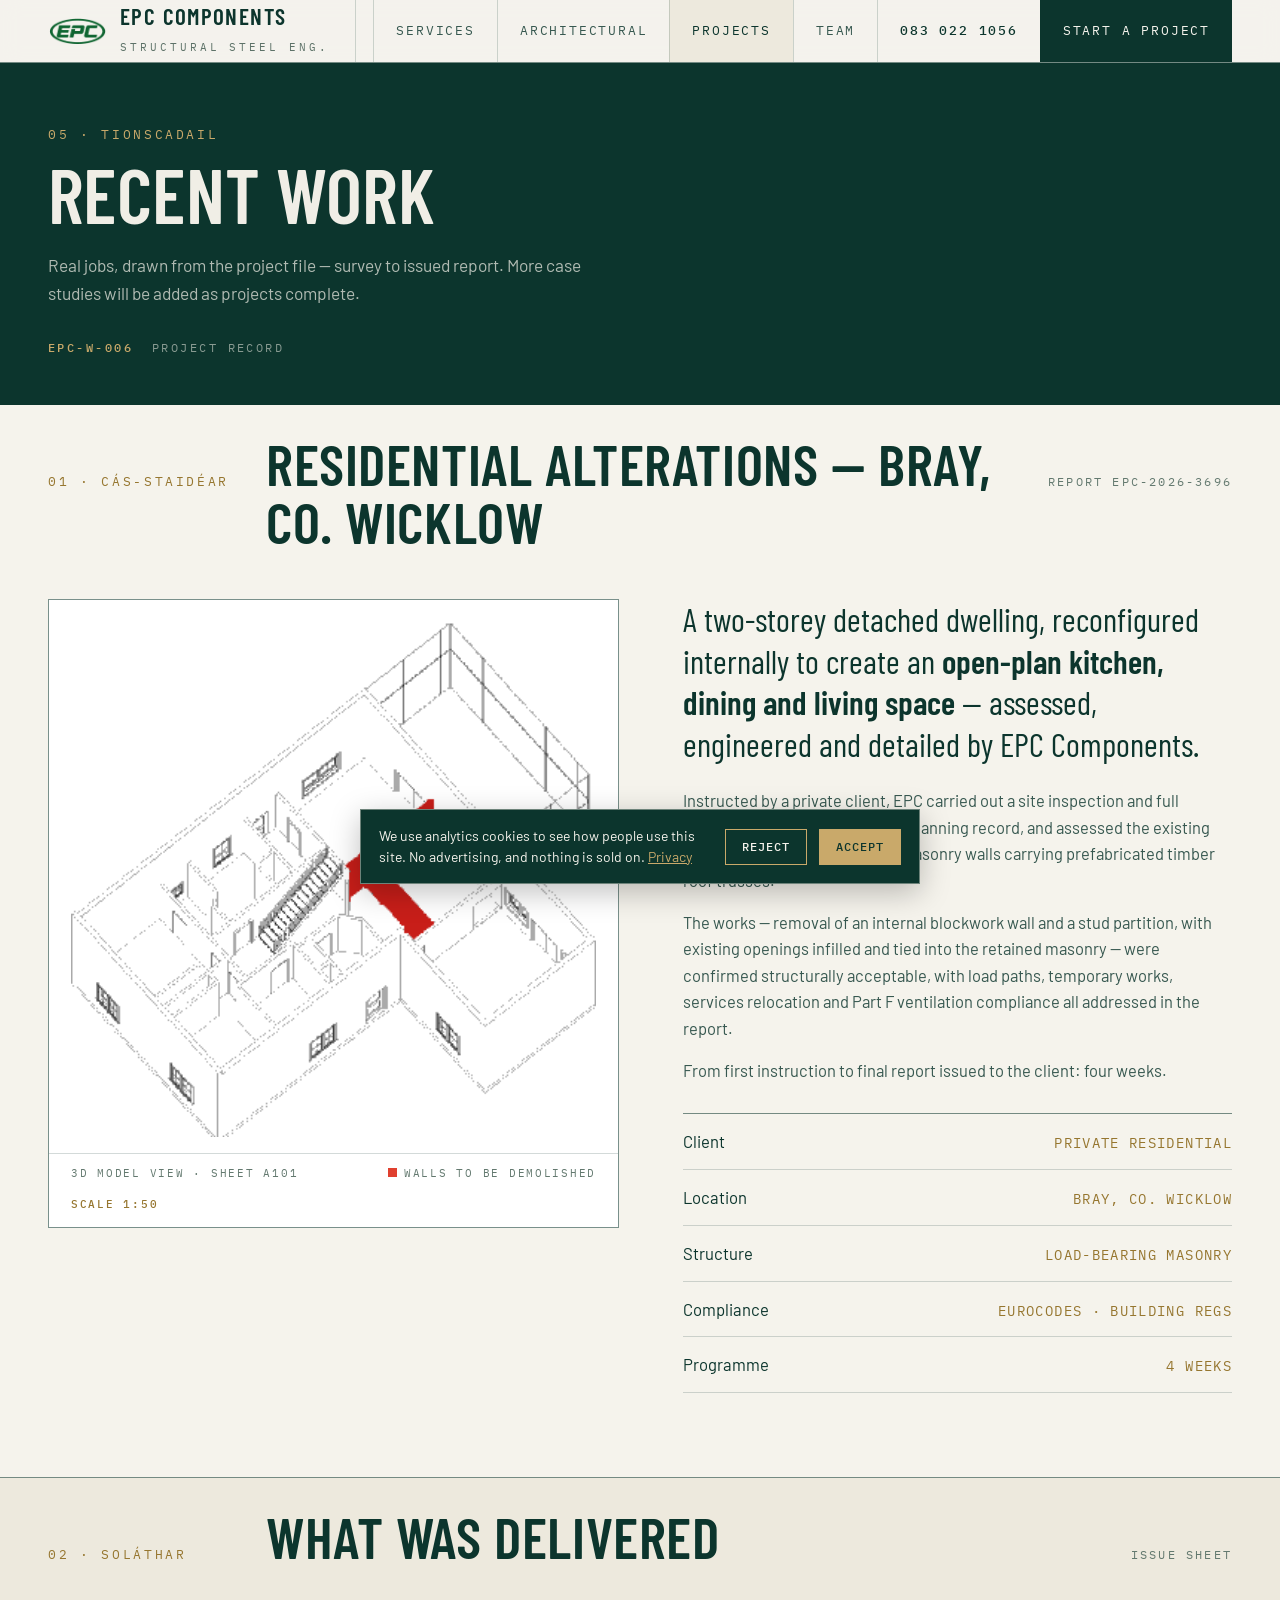
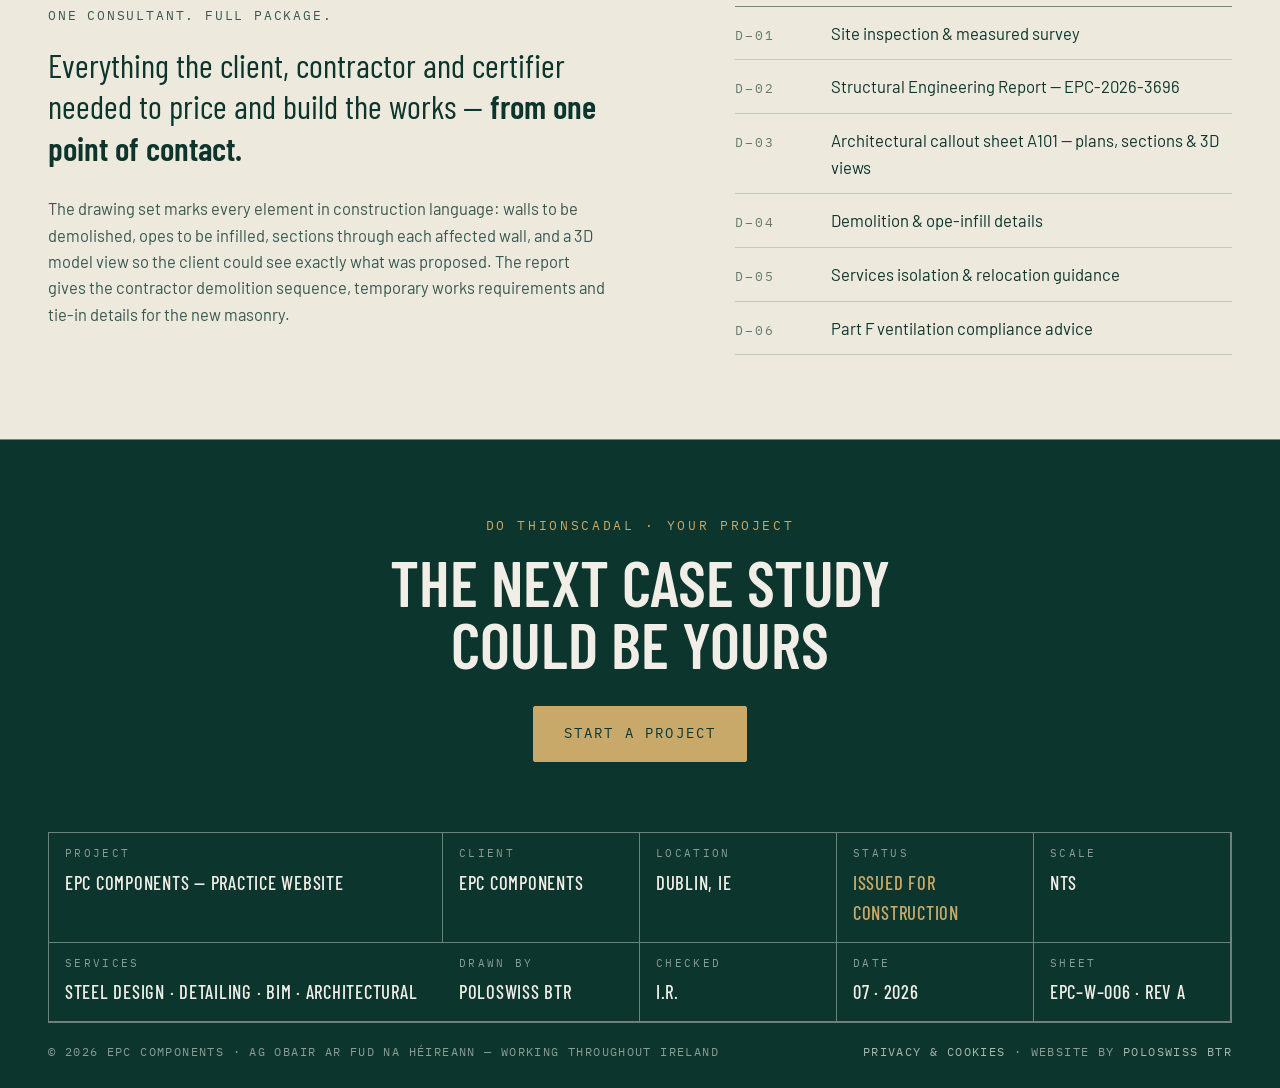
<file: projects.html>
<!DOCTYPE html>
<html lang="en-IE">
<head>
<meta charset="UTF-8">
<meta name="viewport" content="width=device-width, initial-scale=1">
<title>Structural Engineering Case Studies | EPC Components</title>
<meta name="description" content="Recent EPC Components projects: structural assessments, wall removals and drawing packages, including a residential alteration in Bray, Co. Wicklow.">
<meta name="theme-color" content="#0c352d">
<meta property="og:title" content="Structural Engineering Case Studies | EPC Components">
<meta property="og:description" content="Recent EPC Components projects: structural assessments, wall removals and drawing packages, including a residential alteration in Bray, Co. Wicklow.">
<meta property="og:type" content="website">
<meta property="og:locale" content="en_IE">
<meta property="og:url" content="https://www.epccomponents.ie/projects">
<meta property="og:site_name" content="EPC Components">
<meta property="og:image" content="https://www.epccomponents.ie/og-image.png">
<meta property="og:image:width" content="1200">
<meta property="og:image:height" content="630">
<meta name="twitter:card" content="summary_large_image">
<link rel="canonical" href="https://www.epccomponents.ie/projects">
<link rel="preload" href="/fonts/barlow-condensed-600.woff2" as="font" type="font/woff2" crossorigin>
<link rel="preload" href="/fonts/barlow-400.woff2" as="font" type="font/woff2" crossorigin>
<link rel="icon" type="image/png" href="/favicon.png">
<link rel="stylesheet" href="/style.css">
<script>
window.dataLayer=window.dataLayer||[];function gtag(){dataLayer.push(arguments);}
(function(){var c=null;try{c=localStorage.getItem('epc-consent');}catch(e){}gtag('consent','default',{ad_storage:'denied',ad_user_data:'denied',ad_personalization:'denied',analytics_storage:c==='granted'?'granted':'denied',wait_for_update:500});})();
gtag('js',new Date());gtag('config','G-L8W6H8ELEE');
</script>
<script>window.addEventListener('load',function(){var l=function(){var s=document.createElement('script');s.async=true;s.src='https://www.googletagmanager.com/gtag/js?id=G-L8W6H8ELEE';document.head.appendChild(s);};if('requestIdleCallback' in window){requestIdleCallback(l,{timeout:3000});}else{setTimeout(l,1500);}});</script>
</head>
<body>
<header id="hdr">
<a class="m-call" href="tel:+353830221056">Tap to call &middot; <b>083 022 1056</b></a>
<div class="wrap bar">
<a class="brand" href="/">
<img class="bx" src="/epc-mark.png" alt="EPC" width="741" height="341">
<span><span class="brand-name">EPC Components</span><br><span class="brand-sub">Structural Steel Eng.</span></span>
</a>
<span class="hdr-meta"><span>Baile &Aacute;tha Cliath&nbsp;&middot;<br>Dublin &middot; Nationwide</span></span>
<nav>
<a href="/services">Services</a>
<a href="/architectural">Architectural</a>
<a href="/projects" aria-current="page">Projects</a>
<a href="/team">Team</a>
<a href="tel:+353830221056" class="tel">083 022 1056</a>
<a href="/contact" class="cta">Start a project</a>
</nav>
<button class="burger" id="burger" aria-label="Menu">&#9776;</button>
</div>
<div class="mnav" id="mnav">
<a href="/">Home</a>
<a href="/services">Services</a>
<a href="/architectural">Architectural</a>
<a href="/projects">Projects</a>
<a href="/team">Meet the team</a>
<a href="/contact">Start a project</a>
</div>
</header>
<section class="p-hero">
<div class="wrap">
<span class="s-num mono">05 &middot; TIONSCADAIL</span>
<h1>Recent work</h1>
<p class="p-sub">Real jobs, drawn from the project file — survey to issued report. More case studies will be added as projects complete.</p>
<div class="h-meta"><span><b>EPC-W-006</b>&nbsp;&nbsp;PROJECT RECORD</span></div>
</div>
</section>
<section class="sect">
<div class="wrap">
<div class="s-head rv">
<span class="s-num">01 &middot; C&Aacute;S-STAID&Eacute;AR</span>
<h2 class="s-title">Residential alterations &mdash; Bray, Co. Wicklow</h2>
<span class="s-ref">Report EPC-2026-3696</span>
</div>
<div class="case">
<div class="dwg rv">
<img src="/pemberton-axon.png" alt="3D structural model of the dwelling with the walls to be demolished highlighted in red" width="491" height="481">
<div class="dwg-cap"><span>3D MODEL VIEW &middot; SHEET A101</span><span><span class="dwg-key"></span>WALLS TO BE DEMOLISHED</span><b>SCALE 1:50</b></div>
</div>
<div class="rv">
<p class="lead">A two-storey detached dwelling, reconfigured internally to create an <b>open-plan kitchen, dining and living space</b> &mdash; assessed, engineered and detailed by EPC&nbsp;Components.</p>
<p>Instructed by a private client, EPC carried out a site inspection and full measured survey, reviewed the planning record, and assessed the existing structure: load-bearing cavity masonry walls carrying prefabricated timber roof trusses.</p>
<p>The works &mdash; removal of an internal blockwork wall and a stud partition, with existing openings infilled and tied into the retained masonry &mdash; were confirmed structurally acceptable, with load paths, temporary works, services relocation and Part&nbsp;F ventilation compliance all addressed in the report.</p>
<p>From first instruction to final report issued to the client: four weeks.</p>
<ul class="fact-list">
<li>Client<span class="fv">PRIVATE RESIDENTIAL</span></li>
<li>Location<span class="fv">BRAY, CO. WICKLOW</span></li>
<li>Structure<span class="fv">LOAD-BEARING MASONRY</span></li>
<li>Compliance<span class="fv">EUROCODES &middot; BUILDING REGS</span></li>
<li>Programme<span class="fv">4 WEEKS</span></li>
</ul>
</div>
</div>
</div>
</section>
<section class="sect consult">
<div class="wrap">
<div class="s-head rv">
<span class="s-num">02 &middot; SOL&Aacute;THAR</span>
<h2 class="s-title">What was delivered</h2>
<span class="s-ref">Issue sheet</span>
</div>
<div class="c-grid" style="padding-top:40px">
<div class="rv">
<p class="c-note">One consultant. Full package.</p>
<p class="lead">Everything the client, contractor and certifier needed to price and build the works &mdash; <b>from one point of contact.</b></p>
<p>The drawing set marks every element in construction language: walls to be demolished, opes to be infilled, sections through each affected wall, and a 3D model view so the client could see exactly what was proposed. The report gives the contractor demolition sequence, temporary works requirements and tie-in details for the new masonry.</p>
</div>
<ul class="c-list rv">
<li><span class="ci">D&#8211;01</span>Site inspection &amp; measured survey</li>
<li><span class="ci">D&#8211;02</span>Structural Engineering Report &mdash; EPC-2026-3696</li>
<li><span class="ci">D&#8211;03</span>Architectural callout sheet A101 &mdash; plans, sections &amp; 3D views</li>
<li><span class="ci">D&#8211;04</span>Demolition &amp; ope-infill details</li>
<li><span class="ci">D&#8211;05</span>Services isolation &amp; relocation guidance</li>
<li><span class="ci">D&#8211;06</span>Part F ventilation compliance advice</li>
</ul>
</div>
</div>
</section>
<section class="contact">
<div class="wrap">
<div style="text-align:center;padding:70px 0">
<span class="s-num mono" style="color:var(--gold)">DO THIONSCADAL &middot; YOUR PROJECT</span>
<div class="ct-t" style="margin:14px 0 30px">The next case study<br>could be yours</div>
<a class="btn solid" href="/contact">Start a project</a>
</div>
</div>
</section>
<footer>
<div class="wrap">
<div class="tb rv">
<div class="tb-cell tb-wide"><span class="tb-k">Project</span><span class="tb-v">EPC Components — Practice Website</span></div>
<div class="tb-cell"><span class="tb-k">Client</span><span class="tb-v">EPC Components</span></div>
<div class="tb-cell"><span class="tb-k">Location</span><span class="tb-v">Dublin, IE</span></div>
<div class="tb-cell"><span class="tb-k">Status</span><span class="tb-v acc">Issued for construction</span></div>
<div class="tb-cell"><span class="tb-k">Scale</span><span class="tb-v">NTS</span></div>
<div class="tb-cell tb-wide"><span class="tb-k">Services</span><span class="tb-v">Steel design · Detailing · BIM · Architectural</span></div>
<div class="tb-cell"><span class="tb-k">Drawn by</span><span class="tb-v"><a href="https://www.poloswiss.ie" style="color:inherit;text-decoration:none">Poloswiss BTR</a></span></div>
<div class="tb-cell"><span class="tb-k">Checked</span><span class="tb-v">I.R.</span></div>
<div class="tb-cell"><span class="tb-k">Date</span><span class="tb-v">07 · 2026</span></div>
<div class="tb-cell"><span class="tb-k">Sheet</span><span class="tb-v">EPC&#8211;W&#8211;006 · REV A</span></div>
</div>
<div class="fine">
<span>© 2026 EPC Components &middot; Ag obair ar fud na h&Eacute;ireann &mdash; working throughout Ireland</span>
<span><a href="/privacy">Privacy &amp; cookies</a> &middot; Website by <a href="https://www.poloswiss.ie">Poloswiss BTR</a></span>
</div>
</div>
</footer>
<script src="/site.js"></script>
</body>
</html>
</file>
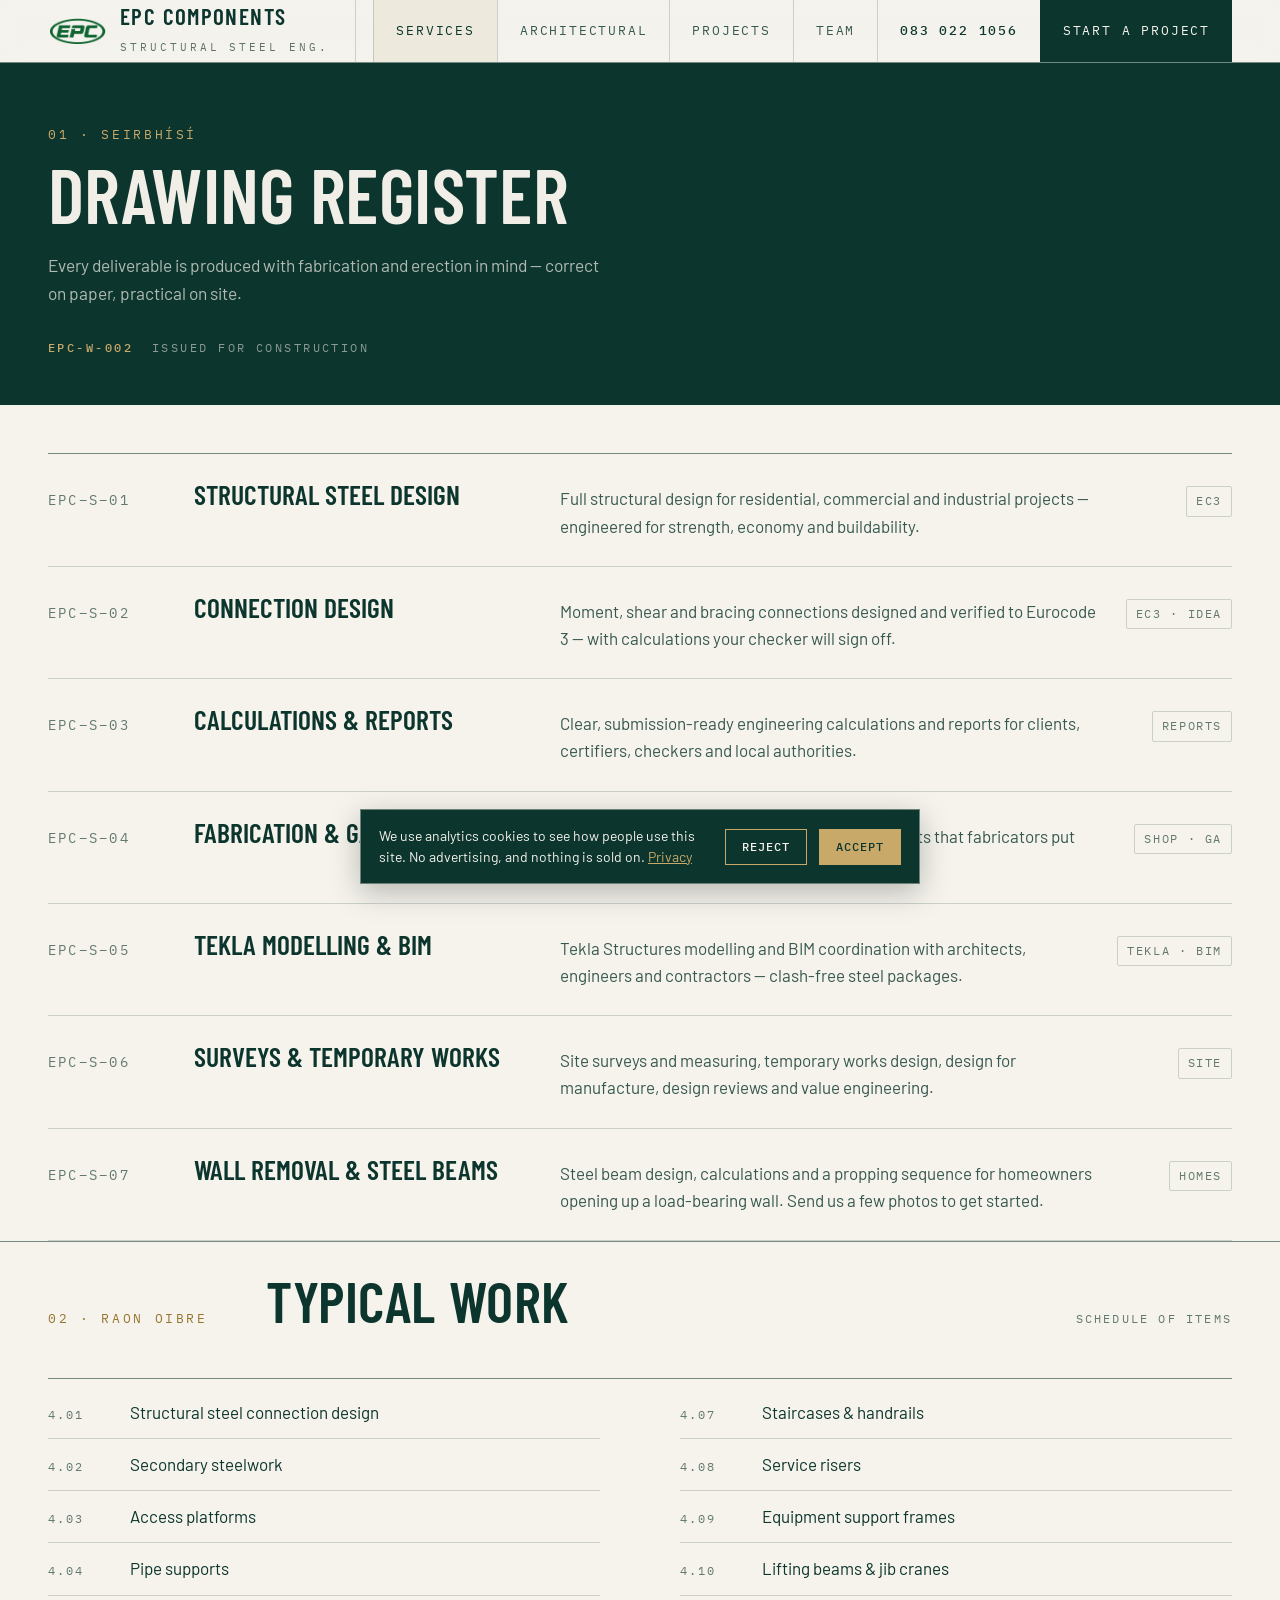
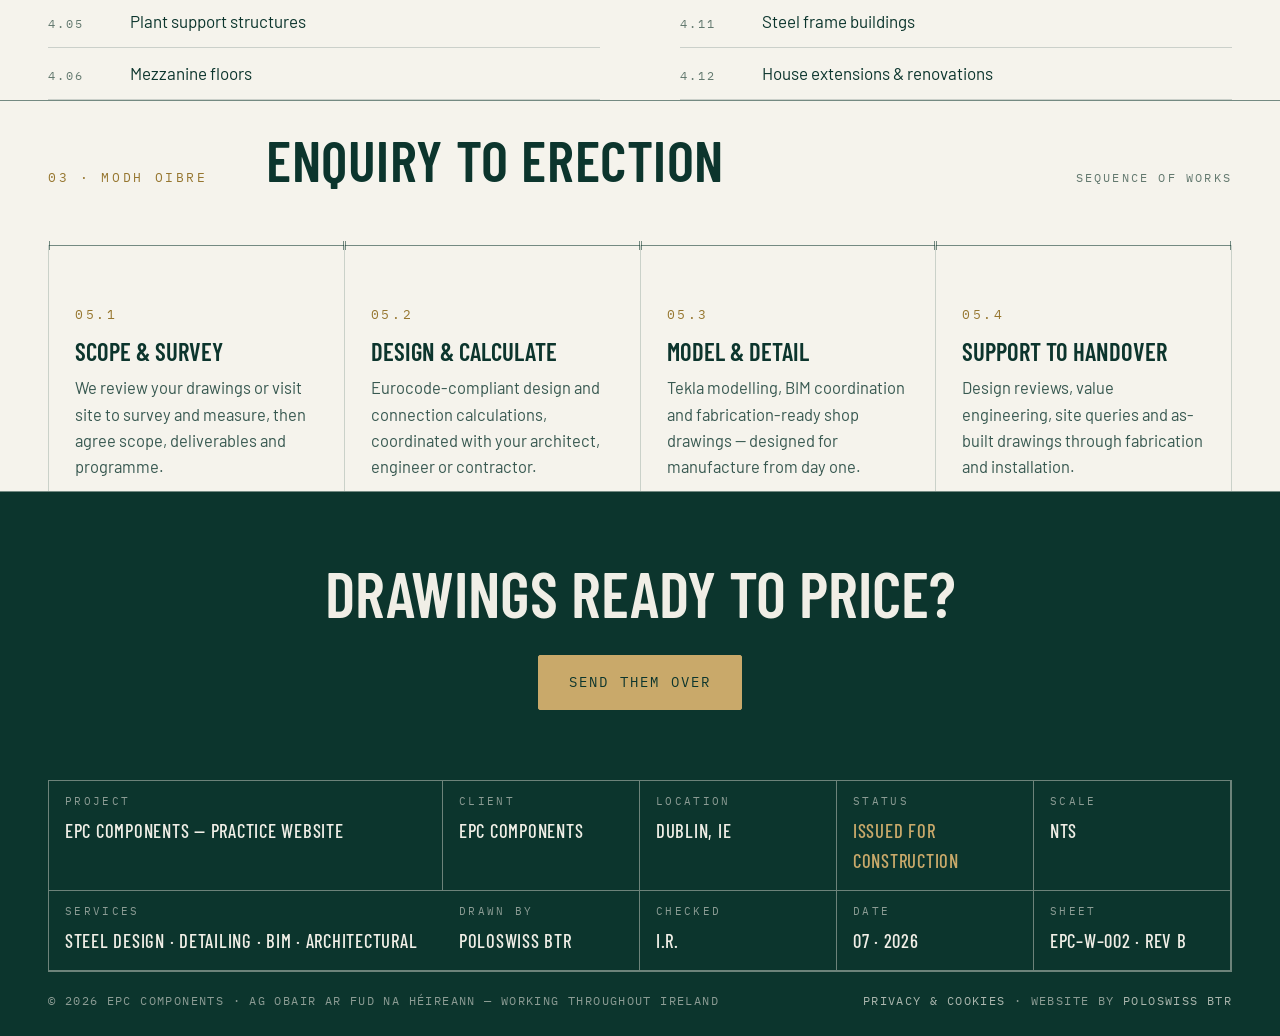
<file: services.html>
<!DOCTYPE html>
<html lang="en-IE">
<head>
<meta charset="UTF-8">
<meta name="viewport" content="width=device-width, initial-scale=1">
<title>Steel Connection Design &amp; Tekla Detailing | EPC Components</title>
<meta name="description" content="Structural steel design, Eurocode 3 connection design and calculations, fabrication drawings, Tekla modelling, surveys and temporary works.">
<meta name="theme-color" content="#0c352d">
<meta property="og:title" content="Steel Connection Design &amp; Tekla Detailing | EPC Components">
<meta property="og:description" content="Structural steel design, Eurocode 3 connection design and calculations, fabrication drawings, Tekla modelling, surveys and temporary works.">
<meta property="og:type" content="website">
<meta property="og:locale" content="en_IE">
<meta property="og:url" content="https://www.epccomponents.ie/services">
<meta property="og:site_name" content="EPC Components">
<meta property="og:image" content="https://www.epccomponents.ie/og-image.png">
<meta property="og:image:width" content="1200">
<meta property="og:image:height" content="630">
<meta name="twitter:card" content="summary_large_image">
<link rel="canonical" href="https://www.epccomponents.ie/services">
<link rel="preload" href="/fonts/barlow-condensed-600.woff2" as="font" type="font/woff2" crossorigin>
<link rel="preload" href="/fonts/barlow-400.woff2" as="font" type="font/woff2" crossorigin>
<link rel="icon" type="image/png" href="/favicon.png">
<link rel="stylesheet" href="/style.css">
<script>
window.dataLayer=window.dataLayer||[];function gtag(){dataLayer.push(arguments);}
(function(){var c=null;try{c=localStorage.getItem('epc-consent');}catch(e){}gtag('consent','default',{ad_storage:'denied',ad_user_data:'denied',ad_personalization:'denied',analytics_storage:c==='granted'?'granted':'denied',wait_for_update:500});})();
gtag('js',new Date());gtag('config','G-L8W6H8ELEE');
</script>
<script>window.addEventListener('load',function(){var l=function(){var s=document.createElement('script');s.async=true;s.src='https://www.googletagmanager.com/gtag/js?id=G-L8W6H8ELEE';document.head.appendChild(s);};if('requestIdleCallback' in window){requestIdleCallback(l,{timeout:3000});}else{setTimeout(l,1500);}});</script>
</head>
<body>
<header id="hdr">
<a class="m-call" href="tel:+353830221056">Tap to call &middot; <b>083 022 1056</b></a>
<div class="wrap bar">
<a class="brand" href="/">
<img class="bx" src="/epc-mark.png" alt="EPC" width="741" height="341">
<span><span class="brand-name">EPC Components</span><br><span class="brand-sub">Structural Steel Eng.</span></span>
</a>
<span class="hdr-meta"><span>Baile &Aacute;tha Cliath&nbsp;&middot;<br>Dublin &middot; Nationwide</span></span>
<nav>
<a href="/services" aria-current="page">Services</a>
<a href="/architectural">Architectural</a>
<a href="/projects">Projects</a>
<a href="/team">Team</a>
<a href="tel:+353830221056" class="tel">083 022 1056</a>
<a href="/contact" class="cta">Start a project</a>
</nav>
<button class="burger" id="burger" aria-label="Menu">&#9776;</button>
</div>
<div class="mnav" id="mnav">
<a href="/">Home</a>
<a href="/services">Services</a>
<a href="/architectural">Architectural</a>
<a href="/projects">Projects</a>
<a href="/team">Meet the team</a>
<a href="/contact">Start a project</a>
</div>
</header>
<section class="p-hero">
<div class="wrap">
<span class="s-num mono">01 &middot; SEIRBH&Iacute;S&Iacute;</span>
<h1>Drawing register</h1>
<p class="p-sub">Every deliverable is produced with fabrication and erection in mind — correct on paper, practical on site.</p>
<div class="h-meta"><span><b>EPC-W-002</b>&nbsp;&nbsp;ISSUED FOR CONSTRUCTION</span></div>
</div>
</section>
<section class="sect"><div class="wrap">
<div class="register rv">
<a class="reg-row" href="#contact">
<span class="reg-i">EPC&#8211;S&#8211;01</span>
<span class="reg-t">Structural steel design</span>
<span class="reg-d">Full structural design for residential, commercial and industrial projects — engineered for strength, economy and buildability.</span>
<span class="reg-tag">EC3</span>
</a>
<a class="reg-row" href="#contact">
<span class="reg-i">EPC&#8211;S&#8211;02</span>
<span class="reg-t">Connection design</span>
<span class="reg-d">Moment, shear and bracing connections designed and verified to Eurocode 3 — with calculations your checker will sign off.</span>
<span class="reg-tag">EC3 · IDEA</span>
</a>
<a class="reg-row" href="#contact">
<span class="reg-i">EPC&#8211;S&#8211;03</span>
<span class="reg-t">Calculations &amp; reports</span>
<span class="reg-d">Clear, submission-ready engineering calculations and reports for clients, certifiers, checkers and local authorities.</span>
<span class="reg-tag">Reports</span>
</a>
<a class="reg-row" href="#contact">
<span class="reg-i">EPC&#8211;S&#8211;04</span>
<span class="reg-t">Fabrication &amp; GA drawings</span>
<span class="reg-d">Shop drawings, general arrangements and as-builts that fabricators put straight to work — no re-detailing required.</span>
<span class="reg-tag">Shop · GA</span>
</a>
<a class="reg-row" href="#contact">
<span class="reg-i">EPC&#8211;S&#8211;05</span>
<span class="reg-t">Tekla modelling &amp; BIM</span>
<span class="reg-d">Tekla Structures modelling and BIM coordination with architects, engineers and contractors — clash-free steel packages.</span>
<span class="reg-tag">Tekla · BIM</span>
</a>
<a class="reg-row" href="#contact">
<span class="reg-i">EPC&#8211;S&#8211;06</span>
<span class="reg-t">Surveys &amp; temporary works</span>
<span class="reg-d">Site surveys and measuring, temporary works design, design for manufacture, design reviews and value engineering.</span>
<span class="reg-tag">Site</span>
</a>
<a class="reg-row" href="/wall-removal-steel-beams">
<span class="reg-i">EPC&#8211;S&#8211;07</span>
<span class="reg-t">Wall removal &amp; steel beams</span>
<span class="reg-d">Steel beam design, calculations and a propping sequence for homeowners opening up a load-bearing wall. Send us a few photos to get started.</span>
<span class="reg-tag">Homes</span>
</a>
</div>
</div></section>
<section class="sect" id="scope">
<div class="wrap">
<div class="s-head rv">
<span class="s-num">02 &middot; RAON OIBRE</span>
<h2 class="s-title">Typical work</h2>
<span class="s-ref">Schedule of items</span>
</div>
<ul class="bom rv">
<li><span class="bi">4.01</span>Structural steel connection design</li>
<li><span class="bi">4.02</span>Secondary steelwork</li>
<li><span class="bi">4.03</span>Access platforms</li>
<li><span class="bi">4.04</span>Pipe supports</li>
<li><span class="bi">4.05</span>Plant support structures</li>
<li><span class="bi">4.06</span>Mezzanine floors</li>
<li><span class="bi">4.07</span>Staircases &amp; handrails</li>
<li><span class="bi">4.08</span>Service risers</li>
<li><span class="bi">4.09</span>Equipment support frames</li>
<li><span class="bi">4.10</span>Lifting beams &amp; jib cranes</li>
<li><span class="bi">4.11</span>Steel frame buildings</li>
<li><span class="bi">4.12</span>House extensions &amp; renovations</li>
</ul>
</div>
</section>
<section class="sect" id="method">
<div class="wrap">
<div class="s-head rv">
<span class="s-num">03 &middot; MODH OIBRE</span>
<h2 class="s-title">Enquiry to erection</h2>
<span class="s-ref">Sequence of works</span>
</div>
<div class="meth rv">
<div class="m-cell"><div class="m-dim"></div><span class="m-n">05.1</span><div class="m-t">Scope &amp; survey</div><p>We review your drawings or visit site to survey and measure, then agree scope, deliverables and programme.</p></div>
<div class="m-cell"><div class="m-dim"></div><span class="m-n">05.2</span><div class="m-t">Design &amp; calculate</div><p>Eurocode-compliant design and connection calculations, coordinated with your architect, engineer or contractor.</p></div>
<div class="m-cell"><div class="m-dim"></div><span class="m-n">05.3</span><div class="m-t">Model &amp; detail</div><p>Tekla modelling, BIM coordination and fabrication-ready shop drawings — designed for manufacture from day one.</p></div>
<div class="m-cell"><div class="m-dim"></div><span class="m-n">05.4</span><div class="m-t">Support to handover</div><p>Design reviews, value engineering, site queries and as-built drawings through fabrication and installation.</p></div>
</div>
</div>
</section>
<section class="contact">
<div class="wrap">
<div style="text-align:center;padding:70px 0">
<div class="ct-t" style="margin:0 0 30px">Drawings ready to price?</div>
<a class="btn solid" href="/contact">Send them over</a>
</div>
</div>
</section>
<footer>
<div class="wrap">
<div class="tb rv">
<div class="tb-cell tb-wide"><span class="tb-k">Project</span><span class="tb-v">EPC Components — Practice Website</span></div>
<div class="tb-cell"><span class="tb-k">Client</span><span class="tb-v">EPC Components</span></div>
<div class="tb-cell"><span class="tb-k">Location</span><span class="tb-v">Dublin, IE</span></div>
<div class="tb-cell"><span class="tb-k">Status</span><span class="tb-v acc">Issued for construction</span></div>
<div class="tb-cell"><span class="tb-k">Scale</span><span class="tb-v">NTS</span></div>
<div class="tb-cell tb-wide"><span class="tb-k">Services</span><span class="tb-v">Steel design · Detailing · BIM · Architectural</span></div>
<div class="tb-cell"><span class="tb-k">Drawn by</span><span class="tb-v"><a href="https://www.poloswiss.ie" style="color:inherit;text-decoration:none">Poloswiss BTR</a></span></div>
<div class="tb-cell"><span class="tb-k">Checked</span><span class="tb-v">I.R.</span></div>
<div class="tb-cell"><span class="tb-k">Date</span><span class="tb-v">07 · 2026</span></div>
<div class="tb-cell"><span class="tb-k">Sheet</span><span class="tb-v">EPC&#8211;W&#8211;002 · REV B</span></div>
</div>
<div class="fine">
<span>© 2026 EPC Components &middot; Ag obair ar fud na h&Eacute;ireann &mdash; working throughout Ireland</span>
<span><a href="/privacy">Privacy &amp; cookies</a> &middot; Website by <a href="https://www.poloswiss.ie">Poloswiss BTR</a></span>
</div>
</div>
</footer>
<script src="/site.js"></script>
</body>
</html>
</file>
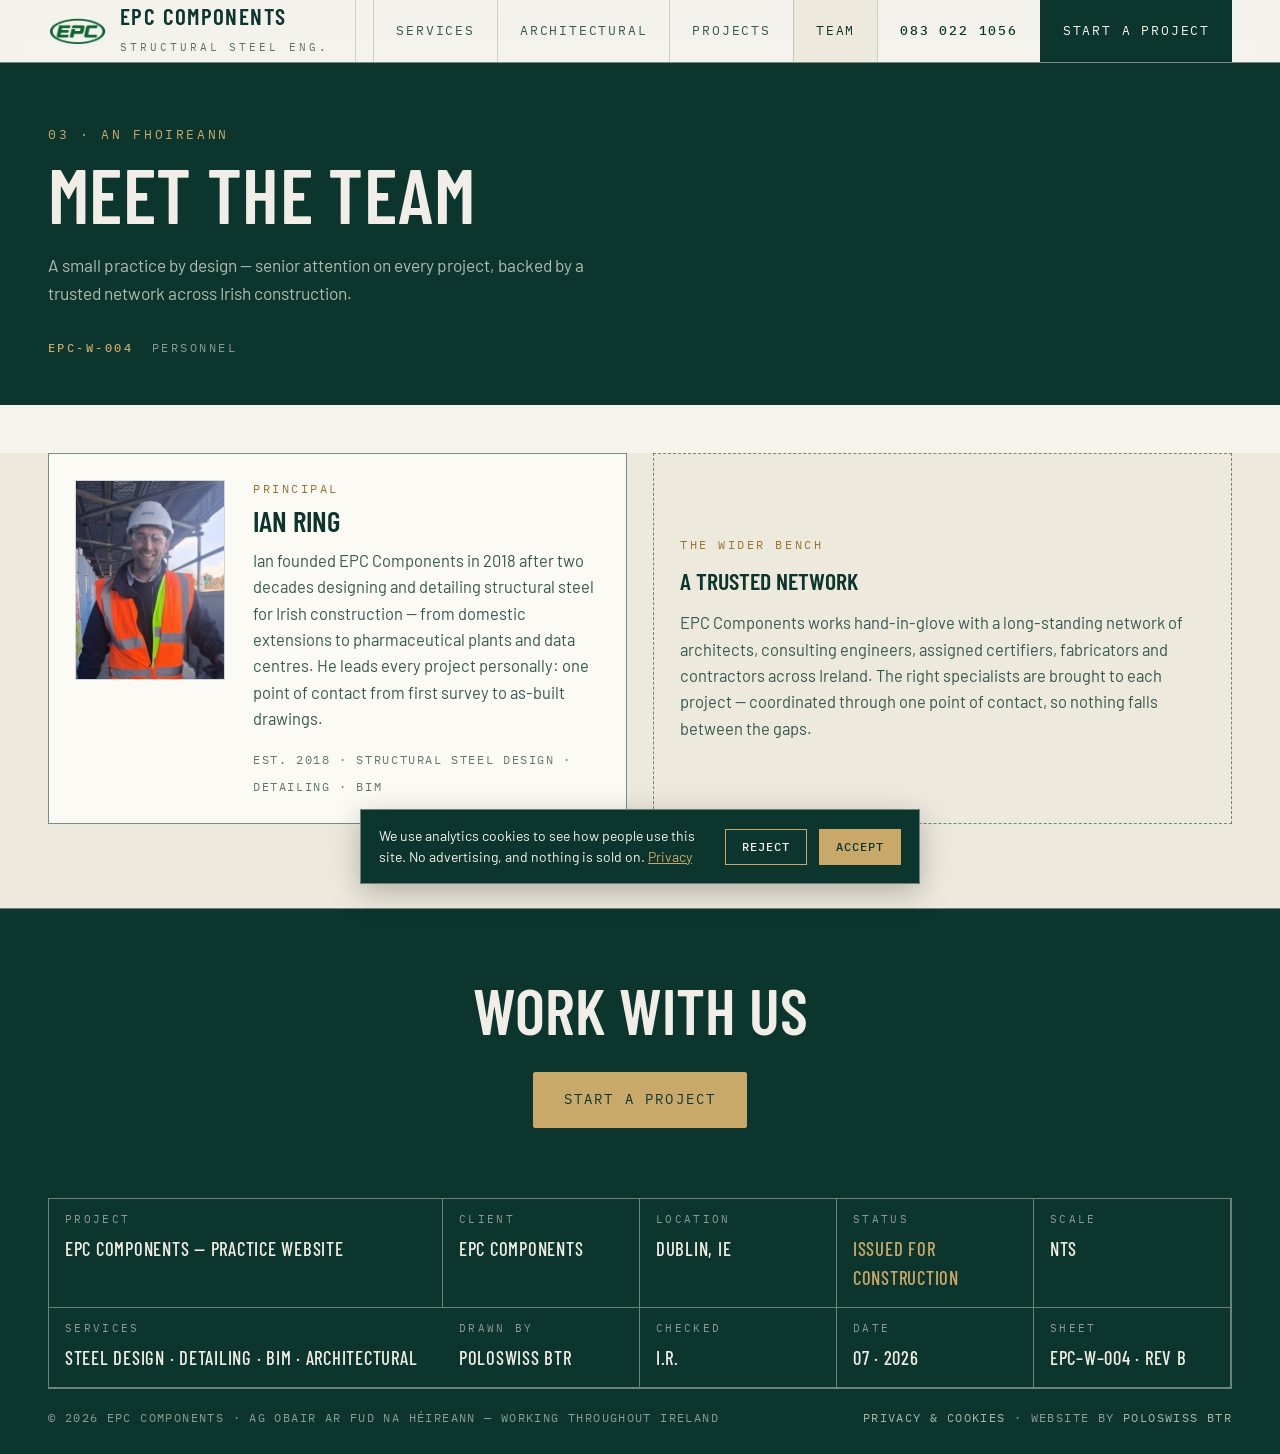
<file: team.html>
<!DOCTYPE html>
<html lang="en-IE">
<head>
<meta charset="UTF-8">
<meta name="viewport" content="width=device-width, initial-scale=1">
<title>Meet Ian Ring &amp; the Team | EPC Components</title>
<meta name="description" content="The people behind EPC Components — led by principal Ian Ring, with a trusted network of architects, certifiers and fabricators.">
<meta name="theme-color" content="#0c352d">
<meta property="og:title" content="Meet Ian Ring &amp; the Team | EPC Components">
<meta property="og:description" content="The people behind EPC Components — led by principal Ian Ring, with a trusted network of architects, certifiers and fabricators.">
<meta property="og:type" content="website">
<meta property="og:locale" content="en_IE">
<meta property="og:url" content="https://www.epccomponents.ie/team">
<meta property="og:site_name" content="EPC Components">
<meta property="og:image" content="https://www.epccomponents.ie/og-image.png">
<meta property="og:image:width" content="1200">
<meta property="og:image:height" content="630">
<meta name="twitter:card" content="summary_large_image">
<link rel="canonical" href="https://www.epccomponents.ie/team">
<link rel="preload" href="/fonts/barlow-condensed-600.woff2" as="font" type="font/woff2" crossorigin>
<link rel="preload" href="/fonts/barlow-400.woff2" as="font" type="font/woff2" crossorigin>
<link rel="icon" type="image/png" href="/favicon.png">
<link rel="stylesheet" href="/style.css">
<script>
window.dataLayer=window.dataLayer||[];function gtag(){dataLayer.push(arguments);}
(function(){var c=null;try{c=localStorage.getItem('epc-consent');}catch(e){}gtag('consent','default',{ad_storage:'denied',ad_user_data:'denied',ad_personalization:'denied',analytics_storage:c==='granted'?'granted':'denied',wait_for_update:500});})();
gtag('js',new Date());gtag('config','G-L8W6H8ELEE');
</script>
<script>window.addEventListener('load',function(){var l=function(){var s=document.createElement('script');s.async=true;s.src='https://www.googletagmanager.com/gtag/js?id=G-L8W6H8ELEE';document.head.appendChild(s);};if('requestIdleCallback' in window){requestIdleCallback(l,{timeout:3000});}else{setTimeout(l,1500);}});</script>
</head>
<body>
<header id="hdr">
<a class="m-call" href="tel:+353830221056">Tap to call &middot; <b>083 022 1056</b></a>
<div class="wrap bar">
<a class="brand" href="/">
<img class="bx" src="/epc-mark.png" alt="EPC" width="741" height="341">
<span><span class="brand-name">EPC Components</span><br><span class="brand-sub">Structural Steel Eng.</span></span>
</a>
<span class="hdr-meta"><span>Baile &Aacute;tha Cliath&nbsp;&middot;<br>Dublin &middot; Nationwide</span></span>
<nav>
<a href="/services">Services</a>
<a href="/architectural">Architectural</a>
<a href="/projects">Projects</a>
<a href="/team" aria-current="page">Team</a>
<a href="tel:+353830221056" class="tel">083 022 1056</a>
<a href="/contact" class="cta">Start a project</a>
</nav>
<button class="burger" id="burger" aria-label="Menu">&#9776;</button>
</div>
<div class="mnav" id="mnav">
<a href="/">Home</a>
<a href="/services">Services</a>
<a href="/architectural">Architectural</a>
<a href="/projects">Projects</a>
<a href="/team">Meet the team</a>
<a href="/contact">Start a project</a>
</div>
</header>
<section class="p-hero">
<div class="wrap">
<span class="s-num mono">03 &middot; AN FHOIREANN</span>
<h1>Meet the team</h1>
<p class="p-sub">A small practice by design — senior attention on every project, backed by a trusted network across Irish construction.</p>
<div class="h-meta"><span><b>EPC-W-004</b>&nbsp;&nbsp;PERSONNEL</span></div>
</div>
</section>
<section class="sect facts">
<div class="wrap" style="padding-bottom:84px">
<div class="team-grid">
<div class="prof">
<img class="prof-img" src="/ian-ring.jpg" alt="Ian Ring, principal of EPC Components, on site" width="300" height="400" decoding="async">
<div>
<span class="pk">Principal</span>
<div class="pn">Ian Ring</div>
<p>Ian founded EPC Components in 2018 after two decades designing and detailing structural steel for Irish construction — from domestic extensions to pharmaceutical plants and data centres. He leads every project personally: one point of contact from first survey to as-built drawings.</p>
<span class="pm">Est. 2018 &middot; Structural steel design &middot; Detailing &middot; BIM</span>
</div>
</div>
<div class="net rv">
<span class="pk">The wider bench</span>
<h3>A trusted network</h3>
<p>EPC Components works hand-in-glove with a long-standing network of architects, consulting engineers, assigned certifiers, fabricators and contractors across Ireland. The right specialists are brought to each project — coordinated through one point of contact, so nothing falls between the gaps.</p>
</div>
</div>
</div>
</section>
<section class="contact">
<div class="wrap">
<div style="text-align:center;padding:70px 0">
<div class="ct-t" style="margin:0 0 30px">Work with us</div>
<a class="btn solid" href="/contact">Start a project</a>
</div>
</div>
</section>
<footer>
<div class="wrap">
<div class="tb rv">
<div class="tb-cell tb-wide"><span class="tb-k">Project</span><span class="tb-v">EPC Components — Practice Website</span></div>
<div class="tb-cell"><span class="tb-k">Client</span><span class="tb-v">EPC Components</span></div>
<div class="tb-cell"><span class="tb-k">Location</span><span class="tb-v">Dublin, IE</span></div>
<div class="tb-cell"><span class="tb-k">Status</span><span class="tb-v acc">Issued for construction</span></div>
<div class="tb-cell"><span class="tb-k">Scale</span><span class="tb-v">NTS</span></div>
<div class="tb-cell tb-wide"><span class="tb-k">Services</span><span class="tb-v">Steel design · Detailing · BIM · Architectural</span></div>
<div class="tb-cell"><span class="tb-k">Drawn by</span><span class="tb-v"><a href="https://www.poloswiss.ie" style="color:inherit;text-decoration:none">Poloswiss BTR</a></span></div>
<div class="tb-cell"><span class="tb-k">Checked</span><span class="tb-v">I.R.</span></div>
<div class="tb-cell"><span class="tb-k">Date</span><span class="tb-v">07 · 2026</span></div>
<div class="tb-cell"><span class="tb-k">Sheet</span><span class="tb-v">EPC&#8211;W&#8211;004 · REV B</span></div>
</div>
<div class="fine">
<span>© 2026 EPC Components &middot; Ag obair ar fud na h&Eacute;ireann &mdash; working throughout Ireland</span>
<span><a href="/privacy">Privacy &amp; cookies</a> &middot; Website by <a href="https://www.poloswiss.ie">Poloswiss BTR</a></span>
</div>
</div>
</footer>
<script src="/site.js"></script>
</body>
</html>
</file>
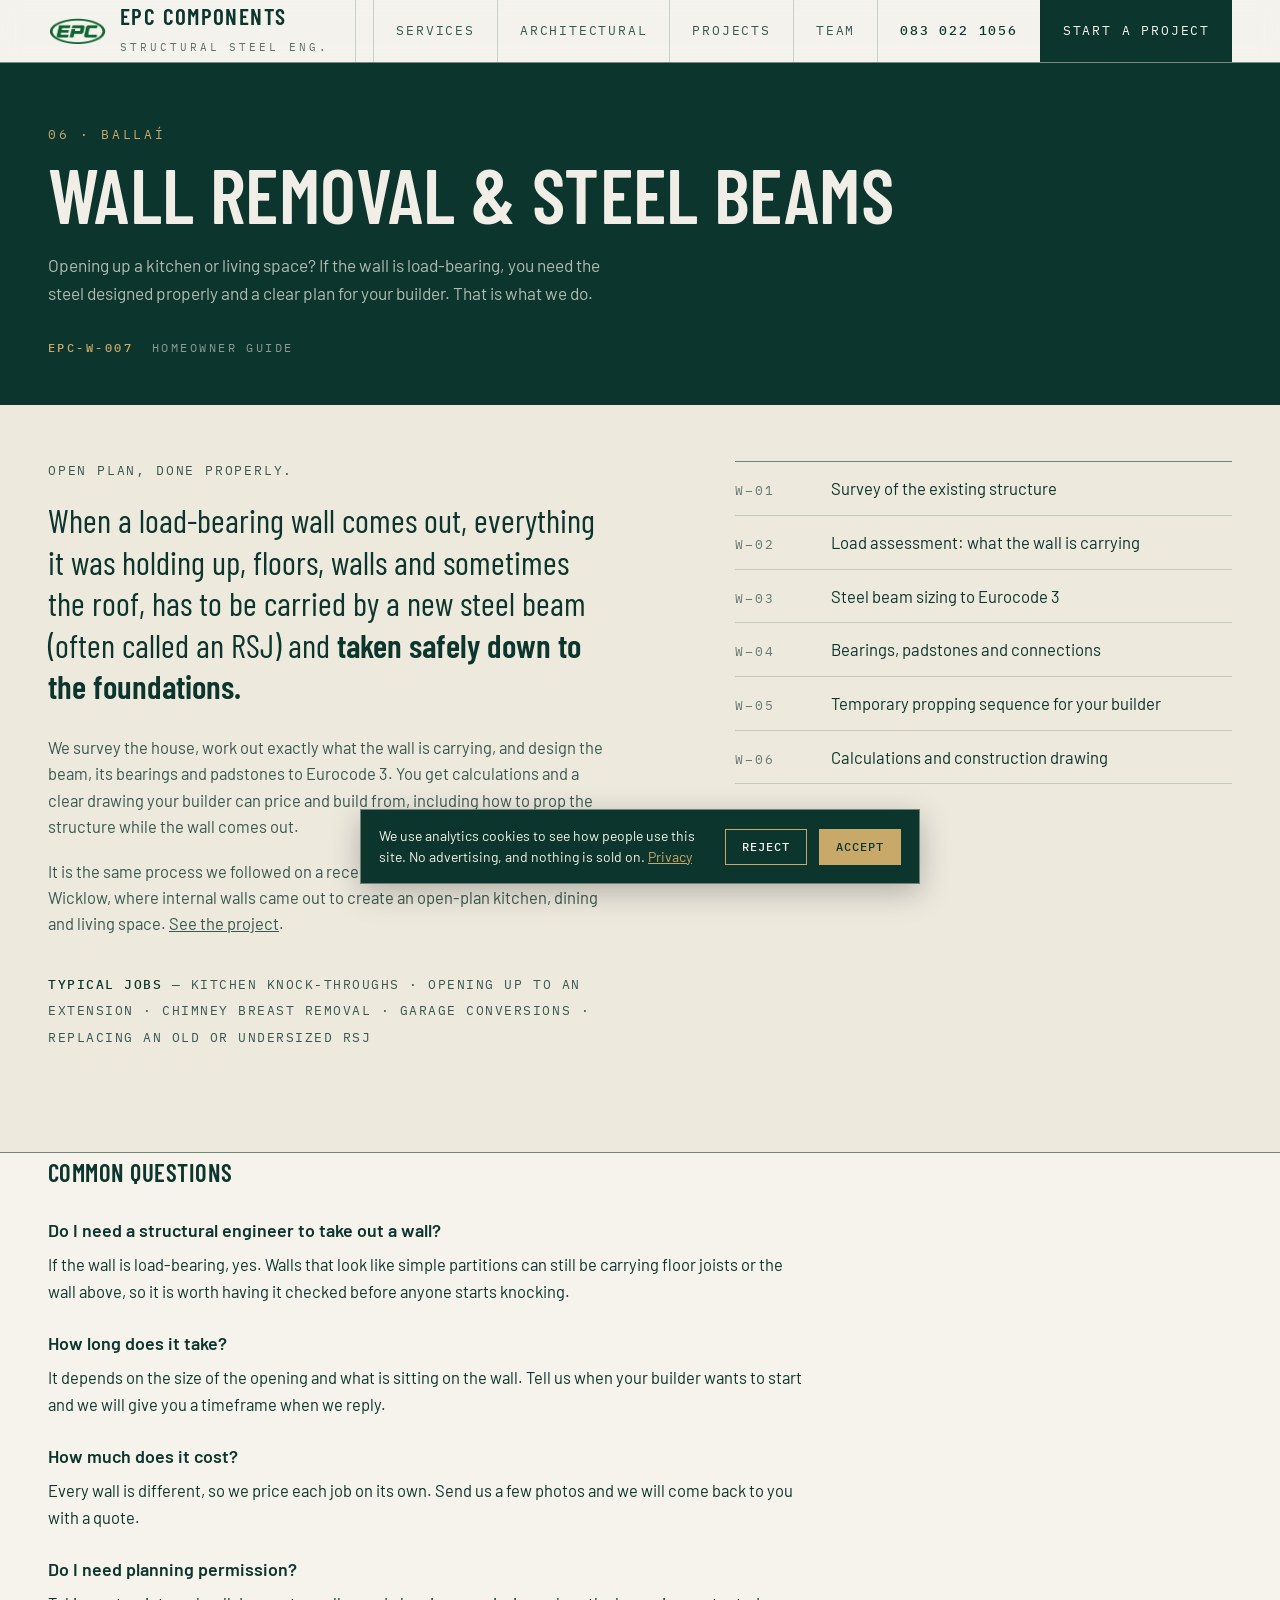
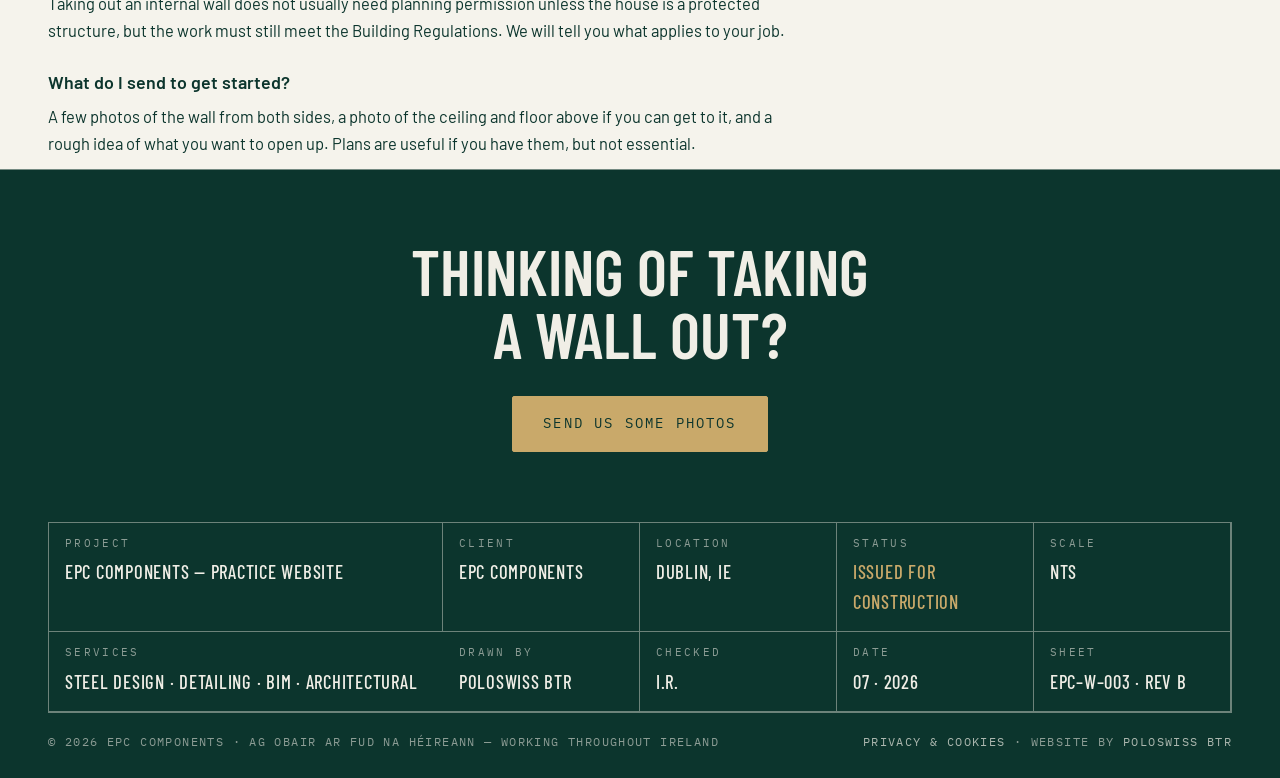
<file: wall-removal-steel-beams.html>
<!DOCTYPE html>
<html lang="en-IE">
<head>
<meta charset="UTF-8">
<meta name="viewport" content="width=device-width, initial-scale=1">
<title>Wall Removal &amp; RSJ Calculations Dublin | EPC Components</title>
<meta name="description" content="Taking out a load-bearing wall? We survey, size the steel beam to Eurocode 3 and give your builder calculations and a drawing to work from. Dublin and nationwide.">
<meta name="theme-color" content="#0c352d">
<meta property="og:title" content="Wall Removal &amp; RSJ Calculations Dublin | EPC Components">
<meta property="og:description" content="Taking out a load-bearing wall? We survey, size the steel beam to Eurocode 3 and give your builder calculations and a drawing to work from. Dublin and nationwide.">
<meta property="og:type" content="website">
<meta property="og:locale" content="en_IE">
<meta property="og:url" content="https://www.epccomponents.ie/wall-removal-steel-beams">
<meta property="og:site_name" content="EPC Components">
<meta property="og:image" content="https://www.epccomponents.ie/og-image.png">
<meta property="og:image:width" content="1200">
<meta property="og:image:height" content="630">
<meta name="twitter:card" content="summary_large_image">
<link rel="canonical" href="https://www.epccomponents.ie/wall-removal-steel-beams">
<link rel="preload" href="/fonts/barlow-condensed-600.woff2" as="font" type="font/woff2" crossorigin>
<link rel="preload" href="/fonts/barlow-400.woff2" as="font" type="font/woff2" crossorigin>
<link rel="icon" type="image/png" href="/favicon.png">
<link rel="stylesheet" href="/style.css">
<script>
window.dataLayer=window.dataLayer||[];function gtag(){dataLayer.push(arguments);}
(function(){var c=null;try{c=localStorage.getItem('epc-consent');}catch(e){}gtag('consent','default',{ad_storage:'denied',ad_user_data:'denied',ad_personalization:'denied',analytics_storage:c==='granted'?'granted':'denied',wait_for_update:500});})();
gtag('js',new Date());gtag('config','G-L8W6H8ELEE');
</script>
<script>window.addEventListener('load',function(){var l=function(){var s=document.createElement('script');s.async=true;s.src='https://www.googletagmanager.com/gtag/js?id=G-L8W6H8ELEE';document.head.appendChild(s);};if('requestIdleCallback' in window){requestIdleCallback(l,{timeout:3000});}else{setTimeout(l,1500);}});</script>
<script type="application/ld+json">{"@context":"https://schema.org","@graph":[{"@type":"Service","name":"Wall removal and steel beam design","serviceType":"Structural engineering for load-bearing wall removal","provider":{"@type":"ProfessionalService","name":"EPC Components","url":"https://www.epccomponents.ie/","telephone":"+353830221056"},"areaServed":["Dublin","Wicklow","Kildare","Meath","Ireland"],"url":"https://www.epccomponents.ie/wall-removal-steel-beams"},{"@type":"FAQPage","mainEntity":[{"@type":"Question","name":"Do I need a structural engineer to take out a wall?","acceptedAnswer":{"@type":"Answer","text":"If the wall is load-bearing, yes. Walls that look like simple partitions can still be carrying floor joists or the wall above, so it is worth having it checked before anyone starts knocking."}},{"@type":"Question","name":"How long does it take?","acceptedAnswer":{"@type":"Answer","text":"It depends on the size of the opening and what is sitting on the wall. Tell us when your builder wants to start and we will give you a timeframe when we reply."}},{"@type":"Question","name":"How much does it cost?","acceptedAnswer":{"@type":"Answer","text":"Every wall is different, so we price each job on its own. Send us a few photos and we will come back to you with a quote."}},{"@type":"Question","name":"Do I need planning permission?","acceptedAnswer":{"@type":"Answer","text":"Taking out an internal wall does not usually need planning permission unless the house is a protected structure, but the work must still meet the Building Regulations. We will tell you what applies to your job."}},{"@type":"Question","name":"What do I send to get started?","acceptedAnswer":{"@type":"Answer","text":"A few photos of the wall from both sides, a photo of the ceiling and floor above if you can get to it, and a rough idea of what you want to open up. Plans are useful if you have them, but not essential."}}]}]}</script>
</head>
<body>
<header id="hdr">
<a class="m-call" href="tel:+353830221056">Tap to call &middot; <b>083 022 1056</b></a>
<div class="wrap bar">
<a class="brand" href="/">
<img class="bx" src="/epc-mark.png" alt="EPC" width="741" height="341">
<span><span class="brand-name">EPC Components</span><br><span class="brand-sub">Structural Steel Eng.</span></span>
</a>
<span class="hdr-meta"><span>Baile &Aacute;tha Cliath&nbsp;&middot;<br>Dublin &middot; Nationwide</span></span>
<nav>
<a href="/services">Services</a>
<a href="/architectural">Architectural</a>
<a href="/projects">Projects</a>
<a href="/team">Team</a>
<a href="tel:+353830221056" class="tel">083 022 1056</a>
<a href="/contact" class="cta">Start a project</a>
</nav>
<button class="burger" id="burger" aria-label="Menu">&#9776;</button>
</div>
<div class="mnav" id="mnav">
<a href="/">Home</a>
<a href="/services">Services</a>
<a href="/architectural">Architectural</a>
<a href="/projects">Projects</a>
<a href="/team">Meet the team</a>
<a href="/contact">Start a project</a>
</div>
</header>
<section class="p-hero">
<div class="wrap">
<span class="s-num mono">06 &middot; BALLA&Iacute;</span>
<h1>Wall removal &amp; steel beams</h1>
<p class="p-sub">Opening up a kitchen or living space? If the wall is load-bearing, you need the steel designed properly and a clear plan for your builder. That is what we do.</p>
<div class="h-meta"><span><b>EPC-W-007</b>&nbsp;&nbsp;HOMEOWNER GUIDE</span></div>
</div>
</section>
<section class="sect consult"><div class="wrap">
<div class="c-grid">
<div class="rv in">
<p class="c-note">Open plan, done properly.</p>
<p class="lead">When a load-bearing wall comes out, everything it was holding up, floors, walls and sometimes the roof, has to be carried by a new steel beam (often called an RSJ) and <b>taken safely down to the foundations.</b></p>
<p>We survey the house, work out exactly what the wall is carrying, and design the beam, its bearings and padstones to Eurocode 3. You get calculations and a clear drawing your builder can price and build from, including how to prop the structure while the wall comes out.</p>
<p>It is the same process we followed on a recent two-storey house in Bray, Co. Wicklow, where internal walls came out to create an open-plan kitchen, dining and living space. <a href="/projects">See the project</a>.</p>
<p class="c-scope"><b>Typical jobs</b> &mdash; kitchen knock-throughs &middot; opening up to an extension &middot; chimney breast removal &middot; garage conversions &middot; replacing an old or undersized RSJ</p>
</div>
<ul class="c-list rv in">
<li><span class="ci">W&#8211;01</span>Survey of the existing structure</li>
<li><span class="ci">W&#8211;02</span>Load assessment: what the wall is carrying</li>
<li><span class="ci">W&#8211;03</span>Steel beam sizing to Eurocode 3</li>
<li><span class="ci">W&#8211;04</span>Bearings, padstones and connections</li>
<li><span class="ci">W&#8211;05</span>Temporary propping sequence for your builder</li>
<li><span class="ci">W&#8211;06</span>Calculations and construction drawing</li>
</ul>
</div>
</div></section>
<section class="sect"><div class="wrap"><div class="legal">
<h2>Common questions</h2>
<h3>Do I need a structural engineer to take out a wall?</h3>
<p>If the wall is load-bearing, yes. Walls that look like simple partitions can still be carrying floor joists or the wall above, so it is worth having it checked before anyone starts knocking.</p>
<h3>How long does it take?</h3>
<p>It depends on the size of the opening and what is sitting on the wall. Tell us when your builder wants to start and we will give you a timeframe when we reply.</p>
<h3>How much does it cost?</h3>
<p>Every wall is different, so we price each job on its own. Send us a few photos and we will come back to you with a quote.</p>
<h3>Do I need planning permission?</h3>
<p>Taking out an internal wall does not usually need planning permission unless the house is a protected structure, but the work must still meet the Building Regulations. We will tell you what applies to your job.</p>
<h3>What do I send to get started?</h3>
<p>A few photos of the wall from both sides, a photo of the ceiling and floor above if you can get to it, and a rough idea of what you want to open up. Plans are useful if you have them, but not essential.</p>
</div></div></section>
<section class="contact">
<div class="wrap">
<div style="text-align:center;padding:70px 0">
<div class="ct-t" style="margin:0 0 30px">Thinking of taking<br>a wall out?</div>
<a class="btn solid" href="/contact">Send us some photos</a>
</div>
</div>
</section>
<footer>
<div class="wrap">
<div class="tb rv">
<div class="tb-cell tb-wide"><span class="tb-k">Project</span><span class="tb-v">EPC Components — Practice Website</span></div>
<div class="tb-cell"><span class="tb-k">Client</span><span class="tb-v">EPC Components</span></div>
<div class="tb-cell"><span class="tb-k">Location</span><span class="tb-v">Dublin, IE</span></div>
<div class="tb-cell"><span class="tb-k">Status</span><span class="tb-v acc">Issued for construction</span></div>
<div class="tb-cell"><span class="tb-k">Scale</span><span class="tb-v">NTS</span></div>
<div class="tb-cell tb-wide"><span class="tb-k">Services</span><span class="tb-v">Steel design · Detailing · BIM · Architectural</span></div>
<div class="tb-cell"><span class="tb-k">Drawn by</span><span class="tb-v"><a href="https://www.poloswiss.ie" style="color:inherit;text-decoration:none">Poloswiss BTR</a></span></div>
<div class="tb-cell"><span class="tb-k">Checked</span><span class="tb-v">I.R.</span></div>
<div class="tb-cell"><span class="tb-k">Date</span><span class="tb-v">07 · 2026</span></div>
<div class="tb-cell"><span class="tb-k">Sheet</span><span class="tb-v">EPC&#8211;W&#8211;003 · REV B</span></div>
</div>
<div class="fine">
<span>© 2026 EPC Components &middot; Ag obair ar fud na h&Eacute;ireann &mdash; working throughout Ireland</span>
<span><a href="/privacy">Privacy &amp; cookies</a> &middot; Website by <a href="https://www.poloswiss.ie">Poloswiss BTR</a></span>
</div>
</div>
</footer>
<script src="/site.js"></script>
</body>
</html>
</file>
<file: style.css>
/* Self-hosted fonts (SIL Open Font License), latin subset */
@font-face{font-family:'Barlow';font-style:normal;font-weight:400;font-display:swap;src:url(/fonts/barlow-400.woff2) format('woff2');unicode-range:U+0000-00FF, U+0131, U+0152-0153, U+02BB-02BC, U+02C6, U+02DA, U+02DC, U+0304, U+0308, U+0329, U+2000-206F, U+20AC, U+2122, U+2191, U+2193, U+2212, U+2215, U+FEFF, U+FFFD}
@font-face{font-family:'Barlow';font-style:normal;font-weight:500;font-display:swap;src:url(/fonts/barlow-500.woff2) format('woff2');unicode-range:U+0000-00FF, U+0131, U+0152-0153, U+02BB-02BC, U+02C6, U+02DA, U+02DC, U+0304, U+0308, U+0329, U+2000-206F, U+20AC, U+2122, U+2191, U+2193, U+2212, U+2215, U+FEFF, U+FFFD}
@font-face{font-family:'Barlow';font-style:normal;font-weight:600;font-display:swap;src:url(/fonts/barlow-600.woff2) format('woff2');unicode-range:U+0000-00FF, U+0131, U+0152-0153, U+02BB-02BC, U+02C6, U+02DA, U+02DC, U+0304, U+0308, U+0329, U+2000-206F, U+20AC, U+2122, U+2191, U+2193, U+2212, U+2215, U+FEFF, U+FFFD}
@font-face{font-family:'Barlow Condensed';font-style:normal;font-weight:400;font-display:swap;src:url(/fonts/barlow-condensed-400.woff2) format('woff2');unicode-range:U+0000-00FF, U+0131, U+0152-0153, U+02BB-02BC, U+02C6, U+02DA, U+02DC, U+0304, U+0308, U+0329, U+2000-206F, U+20AC, U+2122, U+2191, U+2193, U+2212, U+2215, U+FEFF, U+FFFD}
@font-face{font-family:'Barlow Condensed';font-style:normal;font-weight:500;font-display:swap;src:url(/fonts/barlow-condensed-500.woff2) format('woff2');unicode-range:U+0000-00FF, U+0131, U+0152-0153, U+02BB-02BC, U+02C6, U+02DA, U+02DC, U+0304, U+0308, U+0329, U+2000-206F, U+20AC, U+2122, U+2191, U+2193, U+2212, U+2215, U+FEFF, U+FFFD}
@font-face{font-family:'Barlow Condensed';font-style:normal;font-weight:600;font-display:swap;src:url(/fonts/barlow-condensed-600.woff2) format('woff2');unicode-range:U+0000-00FF, U+0131, U+0152-0153, U+02BB-02BC, U+02C6, U+02DA, U+02DC, U+0304, U+0308, U+0329, U+2000-206F, U+20AC, U+2122, U+2191, U+2193, U+2212, U+2215, U+FEFF, U+FFFD}
@font-face{font-family:'IBM Plex Mono';font-style:normal;font-weight:400;font-display:swap;src:url(/fonts/ibm-plex-mono-400.woff2) format('woff2');unicode-range:U+0000-00FF, U+0131, U+0152-0153, U+02BB-02BC, U+02C6, U+02DA, U+02DC, U+0304, U+0308, U+0329, U+2000-206F, U+20AC, U+2122, U+2191, U+2193, U+2212, U+2215, U+FEFF, U+FFFD}
@font-face{font-family:'IBM Plex Mono';font-style:normal;font-weight:500;font-display:swap;src:url(/fonts/ibm-plex-mono-500.woff2) format('woff2');unicode-range:U+0000-00FF, U+0131, U+0152-0153, U+02BB-02BC, U+02C6, U+02DA, U+02DC, U+0304, U+0308, U+0329, U+2000-206F, U+20AC, U+2122, U+2191, U+2193, U+2212, U+2215, U+FEFF, U+FFFD}
:root{
--paper:#f5f3ec;
--paper-2:#ede9dd;
--ink:#0c352d;
--ink-soft:#375850;
--mut:#63796f;
--line:rgba(12,53,45,.18);
--line-strong:rgba(12,53,45,.55);
--acc:#96762f;
--gold:#c9a96a;
--w-line:rgba(243,239,228,.42);
--w-line-strong:rgba(243,239,228,.8);
--cond:'Barlow Condensed','Arial Narrow',sans-serif;
--sans:'Barlow',system-ui,sans-serif;
--mono:'IBM Plex Mono',ui-monospace,monospace;
}
*{margin:0;padding:0;box-sizing:border-box}
html{scroll-behavior:smooth;font-size:17px}
html,body{overflow-x:clip}
body{font-family:var(--sans);background:var(--paper);color:var(--ink);line-height:1.6;font-size:16.5px;-webkit-font-smoothing:antialiased}
::selection{background:var(--gold);color:var(--ink)}
:focus-visible{outline:2px solid var(--acc);outline-offset:2px}
a{color:inherit}
img,svg{max-width:100%;display:block}
.wrap{max-width:1240px;margin:0 auto;padding:0 28px}
@media(min-width:1500px){html{font-size:19px}.wrap{max-width:1360px}}
.mono{font-family:var(--mono)}

/* reveal */
.rv{opacity:0;transform:translateY(18px);transition:opacity .8s cubic-bezier(.2,.6,.2,1),transform .8s cubic-bezier(.2,.6,.2,1)}
.rv.in{opacity:1;transform:none}
@media(prefers-reduced-motion:reduce){.rv{opacity:1;transform:none;transition:none}}

/* ============ header ============ */
header{position:sticky;top:0;z-index:200;background:rgba(244,242,237,.92);backdrop-filter:blur(10px);-webkit-backdrop-filter:blur(10px);border-bottom:1px solid var(--line-strong)}
.bar{display:flex;align-items:stretch;justify-content:space-between;min-height:62px}
.brand{display:flex;align-items:center;gap:14px;text-decoration:none;padding-right:26px;border-right:1px solid var(--line)}
.brand .bx{width:58px;height:auto;flex:0 0 auto}
.brand-name{font-family:var(--cond);font-weight:600;font-size:1.36rem;letter-spacing:.06em;text-transform:uppercase;line-height:1;white-space:nowrap}
.brand-sub{font-family:var(--mono);font-size:.62rem;letter-spacing:.28em;text-transform:uppercase;color:var(--mut);margin-top:3px;white-space:nowrap}
nav{display:flex;align-items:stretch}
nav a{display:flex;align-items:center;padding:0 22px;text-decoration:none;font-family:var(--mono);font-size:.76rem;letter-spacing:.14em;text-transform:uppercase;color:var(--ink-soft);border-left:1px solid var(--line);transition:background .2s,color .2s;white-space:nowrap}
nav a:hover{background:var(--ink);color:var(--paper)}
nav a.cta{background:var(--ink);color:var(--paper)}
nav a.cta:hover{background:var(--acc);color:#fff}
.ga{font-family:var(--mono);font-size:.76rem;letter-spacing:.26em;text-transform:uppercase;color:var(--gold)}
.hdr-meta{display:flex;align-items:center;font-family:var(--mono);font-size:.7rem;letter-spacing:.14em;text-transform:uppercase;color:var(--mut);padding-left:26px;border-left:1px solid var(--line);line-height:1.7;white-space:nowrap;flex:0 0 auto}
@media(max-width:1250px){.hdr-meta{display:none}}
.burger{display:none;background:none;border:0;border-left:1px solid var(--line);padding:0 20px;font-size:1.25rem;cursor:pointer;color:var(--ink)}
.mnav{display:none;flex-direction:column;border-top:1px solid var(--line);background:var(--paper)}
.mnav a{padding:15px 28px;text-decoration:none;font-family:var(--mono);font-size:.78rem;letter-spacing:.14em;text-transform:uppercase;border-bottom:1px solid var(--line)}
.mnav.open{display:flex}

/* ============ hero ============ */
.hero{background:var(--ink);color:#f0eee6;position:relative;overflow:hidden}
.hero .wrap{position:relative;padding-top:84px;padding-bottom:0}
.h-meta{display:flex;gap:34px;flex-wrap:wrap;font-family:var(--mono);font-size:.72rem;letter-spacing:.2em;text-transform:uppercase;color:rgba(240,238,230,.55);margin-bottom:38px}
.h-meta b{color:var(--gold);font-weight:500}
h1{font-family:var(--cond);font-weight:600;text-transform:uppercase;font-size:clamp(3.1rem,8.4vw,7rem);line-height:.95;letter-spacing:.005em;max-width:1050px}
h1 .thin{font-weight:400;color:rgba(240,238,230,.66)}
h1 .acc{color:var(--gold)}
.h-sub{display:flex;gap:60px;align-items:flex-end;justify-content:space-between;flex-wrap:wrap;margin-top:44px}
.h-sub p{max-width:520px;font-size:1.02rem;color:rgba(240,238,230,.72);font-weight:400}
.h-actions{display:flex;gap:14px;flex-wrap:wrap}
.btn{display:inline-block;font-family:var(--mono);font-size:.8rem;letter-spacing:.16em;text-transform:uppercase;text-decoration:none;padding:16px 30px;border:1px solid var(--w-line-strong);color:#f0eee6;border-radius:2px;transition:background .2s,color .2s,border-color .2s;cursor:pointer;background:none}
.btn:hover{background:#f0eee6;color:var(--ink)}
.btn.solid{background:var(--gold);border-color:var(--gold);color:var(--ink)}
.btn.solid:hover{background:#f0eee6;border-color:#f0eee6;color:var(--ink)}
.h-draw{margin-top:64px;border-top:1px solid var(--w-line);padding:26px 0 34px}
.h-draw svg{width:100%;height:auto}
.h-draw text{font-family:var(--mono)}

/* ============ section scaffolding ============ */
section{position:relative}
.sect{border-bottom:1px solid var(--line-strong)}
.s-head{display:grid;grid-template-columns:190px 1fr auto;gap:28px;align-items:baseline;padding:30px 0 0}
.s-num{font-family:var(--mono);font-size:.78rem;letter-spacing:.2em;color:var(--acc)}
.s-title{font-family:var(--cond);font-weight:600;text-transform:uppercase;font-size:clamp(2rem,4.6vw,3.4rem);line-height:1;letter-spacing:.01em}
.s-ref{font-family:var(--mono);font-size:.72rem;letter-spacing:.18em;text-transform:uppercase;color:var(--mut)}
.s-intro{max-width:640px;color:var(--ink-soft);margin:22px 0 0;padding-left:218px}
@media(max-width:900px){.s-intro{padding-left:0}}

/* ============ register (services) ============ */
.register{margin-top:48px;border-top:1px solid var(--line-strong)}
.reg-row{display:grid;grid-template-columns:120px 340px 1fr 110px;gap:26px;align-items:baseline;padding:26px 0;border-bottom:1px solid var(--line);text-decoration:none;transition:background .2s;position:relative}
.reg-row:hover{background:#fff}
.reg-row:hover .reg-i{color:var(--acc)}
.reg-i{font-family:var(--mono);font-size:.82rem;letter-spacing:.16em;color:var(--mut);transition:color .2s}
.reg-t{font-family:var(--cond);font-weight:600;text-transform:uppercase;font-size:1.62rem;line-height:1.05}
.reg-d{color:var(--ink-soft);font-size:1rem;max-width:560px}
.reg-tag{font-family:var(--mono);font-size:.68rem;letter-spacing:.14em;text-transform:uppercase;color:var(--mut);text-align:right;border:1px solid var(--line);border-radius:2px;padding:5px 9px;justify-self:end;white-space:nowrap}

/* ============ consultancy ============ */
.consult{background:var(--paper-2)}
.c-grid{display:grid;grid-template-columns:1.1fr .9fr;gap:80px;padding:56px 0 84px}
.c-grid .lead{font-family:var(--cond);font-weight:400;font-size:clamp(1.5rem,2.6vw,2.1rem);line-height:1.25;text-transform:none;letter-spacing:0;color:var(--ink);margin-bottom:26px}
.c-grid .lead b{font-weight:600}
.c-grid p{color:var(--ink-soft);margin-bottom:18px;max-width:560px}
.c-note{font-family:var(--mono);font-size:.76rem;letter-spacing:.14em;text-transform:uppercase;color:var(--acc);margin-bottom:18px}
.c-list{border-top:1px solid var(--line-strong)}
.c-list li{list-style:none;display:grid;grid-template-columns:76px 1fr;gap:20px;align-items:baseline;padding:13px 0;border-bottom:1px solid var(--line);font-size:.98rem}
.c-list .ci{font-family:var(--mono);font-size:.74rem;letter-spacing:.16em;color:var(--mut)}
.c-scope{margin-top:34px;font-family:var(--mono);font-size:.74rem;letter-spacing:.12em;text-transform:uppercase;color:var(--mut);line-height:2.1}
.c-scope b{color:var(--ink);font-weight:500}

/* ============ sectors ============ */
.sec-grid{display:grid;grid-template-columns:repeat(5,1fr);border-left:1px solid var(--line);margin:48px 0 0;border-top:1px solid var(--line-strong)}
.sec-cell{border-right:1px solid var(--line);border-bottom:1px solid var(--line);padding:26px 20px 40px;position:relative;transition:background .2s}
.sec-cell:hover{background:#fff}
.sec-cell:hover .sec-n{color:var(--acc)}
.sec-n{font-family:var(--mono);font-size:.7rem;letter-spacing:.16em;color:var(--mut);display:block;margin-bottom:34px;transition:color .2s}
.sec-t{font-family:var(--cond);font-weight:600;text-transform:uppercase;font-size:1.28rem;line-height:1.1}

/* ============ scope / BOM ============ */
.bom{columns:2;column-gap:80px;margin-top:48px;border-top:1px solid var(--line-strong);padding-top:8px}
.bom li{list-style:none;display:grid;grid-template-columns:64px 1fr;gap:18px;align-items:baseline;padding:12px 0;border-bottom:1px solid var(--line);break-inside:avoid;font-size:1rem}
.bom .bi{font-family:var(--mono);font-size:.72rem;letter-spacing:.16em;color:var(--mut)}

/* ============ method ============ */
.meth{display:grid;grid-template-columns:repeat(4,1fr);gap:0;margin-top:56px;border-left:1px solid var(--line)}
.m-cell{border-right:1px solid var(--line);padding:0 26px 10px}
.m-dim{height:34px;position:relative;border-top:1px solid var(--line-strong);margin:0 -26px 26px}
.m-dim::before,.m-dim::after{content:"";position:absolute;top:-5px;width:1px;height:9px;background:var(--line-strong)}
.m-dim::before{left:0}
.m-dim::after{right:0}
.m-n{font-family:var(--mono);font-size:.76rem;letter-spacing:.2em;color:var(--acc);display:block;margin-bottom:14px}
.m-t{font-family:var(--cond);font-weight:600;text-transform:uppercase;font-size:1.45rem;margin-bottom:10px;line-height:1.05}
.m-cell p{color:var(--ink-soft);font-size:.97rem}

/* ============ facts band ============ */
.facts{background:var(--paper-2)}
.facts-grid{display:grid;grid-template-columns:1.25fr 1fr;gap:80px;padding:64px 0 84px}
.facts .big{font-family:var(--cond);font-weight:400;font-size:clamp(1.7rem,3.2vw,2.6rem);line-height:1.2;max-width:620px}
.facts .big b{font-weight:600}
.facts .big .acc{color:var(--acc)}
.fact-list{border-top:1px solid var(--line-strong)}
.fact-list li{list-style:none;display:grid;grid-template-columns:1fr auto;gap:20px;align-items:baseline;padding:14px 0;border-bottom:1px solid var(--line);font-size:.98rem}
.fact-list .fv{font-family:var(--mono);font-size:.8rem;letter-spacing:.1em;color:var(--acc);white-space:nowrap}
.tools{margin-top:30px;font-family:var(--mono);font-size:.76rem;letter-spacing:.12em;text-transform:uppercase;color:var(--mut);line-height:2.2}
.tools b{color:var(--ink);font-weight:500}
.prof{display:grid;grid-template-columns:150px 1fr;gap:28px;margin-top:44px;border:1px solid var(--line-strong);background:#fbfaf5;padding:26px}
.prof-ph{aspect-ratio:3/4;border:1px solid var(--line);position:relative;display:flex;align-items:flex-end;justify-content:center;padding-bottom:10px;
background:linear-gradient(to top right,transparent calc(50% - .5px),var(--line) calc(50% - .5px),var(--line) calc(50% + .5px),transparent calc(50% + .5px)),linear-gradient(to bottom right,transparent calc(50% - .5px),var(--line) calc(50% - .5px),var(--line) calc(50% + .5px),transparent calc(50% + .5px))}
.prof-ph span{font-family:var(--mono);font-size:.58rem;letter-spacing:.18em;color:var(--mut);background:#fbfaf5;padding:2px 6px}
.prof .pk{font-family:var(--mono);font-size:.68rem;letter-spacing:.22em;text-transform:uppercase;color:var(--acc);display:block;margin-bottom:8px}
.prof .pn{font-family:var(--cond);font-weight:600;text-transform:uppercase;font-size:1.7rem;line-height:1;margin-bottom:12px}
.prof p{color:var(--ink-soft);font-size:.97rem;margin-bottom:12px}
.prof .pm{font-family:var(--mono);font-size:.68rem;letter-spacing:.14em;text-transform:uppercase;color:var(--mut)}
@media(max-width:680px){.prof{grid-template-columns:1fr;padding:20px}.prof-ph{max-width:170px}}

/* ============ contact ============ */
.contact{background:var(--ink);color:#f0eee6}
.contact .sect-inner{border-bottom:0}
.ct-grid{display:grid;grid-template-columns:.9fr 1.1fr;gap:90px;padding:70px 0 90px}
.contact .s-num{color:var(--gold)}
.ct-t{font-family:var(--cond);font-weight:600;text-transform:uppercase;font-size:clamp(2.4rem,5vw,4rem);line-height:.98;margin:14px 0 26px}
.ct-grid p.d{color:rgba(240,238,230,.7);max-width:420px;margin-bottom:38px}
.ct-info{border-top:1px solid var(--w-line)}
.ct-info li{list-style:none;display:grid;grid-template-columns:110px 1fr;gap:20px;padding:14px 0;border-bottom:1px solid var(--w-line);font-size:.96rem}
.ct-info .k{font-family:var(--mono);font-size:.7rem;letter-spacing:.18em;text-transform:uppercase;color:rgba(240,238,230,.5);align-self:center}
.ct-info a{color:#f0eee6;text-decoration:none;border-bottom:1px solid rgba(240,238,230,.35)}
.ct-info a:hover{color:var(--gold);border-color:var(--gold)}
form .f-row{display:grid;grid-template-columns:1fr 1fr;gap:34px}
form label{display:block;font-family:var(--mono);font-size:.68rem;letter-spacing:.2em;text-transform:uppercase;color:rgba(240,238,230,.55);margin:0 0 8px}
form .fld{margin-bottom:30px}
input,select,textarea{width:100%;background:transparent;border:0;border-bottom:1px solid var(--w-line);color:#f0eee6;font-family:var(--sans);font-size:1rem;padding:8px 2px 12px;transition:border-color .2s;border-radius:0}
select{appearance:none;-webkit-appearance:none;background-image:url("data:image/svg+xml,%3Csvg xmlns='http://www.w3.org/2000/svg' width='10' height='6'%3E%3Cpath d='M0 0l5 6 5-6z' fill='%23f0eee6'/%3E%3C/svg%3E");background-repeat:no-repeat;background-position:right 4px center}
select option{color:var(--ink);background:var(--paper)}
input:focus,select:focus,textarea:focus{outline:none;border-color:var(--gold)}
textarea{resize:vertical;min-height:96px}
.hp{position:absolute;left:-9999px;opacity:0}
.f-note{font-family:var(--mono);font-size:.72rem;letter-spacing:.1em;color:rgba(240,238,230,.45);margin-top:18px;text-transform:uppercase}

/* ============ footer title block ============ */
footer{background:var(--ink);color:#f0eee6}
.tb{border:1px solid var(--w-line);border-bottom:0;display:grid;grid-template-columns:repeat(6,1fr)}
.tb-cell{border-right:1px solid var(--w-line);border-bottom:1px solid var(--w-line);padding:12px 16px 14px;min-height:74px}
.tb-cell:nth-child(6n){border-right:0}
.tb-k{font-family:var(--mono);font-size:.62rem;letter-spacing:.22em;text-transform:uppercase;color:rgba(240,238,230,.45);display:block;margin-bottom:6px}
.tb-v{font-family:var(--cond);font-weight:500;font-size:1.1rem;text-transform:uppercase;letter-spacing:.04em}
.tb-v.acc{color:var(--gold)}
.tb-wide{grid-column:span 2}
.fine{display:flex;justify-content:space-between;gap:20px;flex-wrap:wrap;font-family:var(--mono);font-size:.68rem;letter-spacing:.12em;text-transform:uppercase;color:rgba(240,238,230,.4);padding:20px 0 26px;border-top:1px solid var(--w-line)}
.fine a{color:rgba(240,238,230,.7);text-decoration:none}
.fine a:hover{color:var(--gold)}

/* ============ responsive ============ */
@media(max-width:1080px){
.reg-row{grid-template-columns:90px 260px 1fr}
.reg-tag{display:none}
.sec-grid{grid-template-columns:repeat(3,1fr)}
.tb{grid-template-columns:repeat(3,1fr)}
.tb-cell:nth-child(6n){border-right:1px solid var(--w-line)}
.tb-cell:nth-child(3n){border-right:0}
}
@media(max-width:900px){
.hdr-meta{display:none}
.s-head{grid-template-columns:1fr;gap:8px}
.c-grid,.facts-grid,.ct-grid{grid-template-columns:1fr;gap:48px}
.meth{grid-template-columns:1fr 1fr}
.m-cell{margin-bottom:34px}
.bom{columns:1}
}
@media(max-width:860px){
nav{display:none}
.burger{display:block}
}
@media(max-width:680px){
html{font-size:15.5px}
.wrap{padding:0 20px}
.hero .wrap{padding-top:60px}
.h-sub{margin-top:34px;gap:30px}
.reg-row{grid-template-columns:1fr;gap:8px;padding:22px 0}
.reg-d{max-width:none}
.sec-grid{grid-template-columns:repeat(2,1fr)}
.sec-cell{padding:18px 12px 26px}
.sec-n{margin-bottom:20px}
.sec-t{font-size:1.08rem;letter-spacing:.01em;overflow-wrap:break-word}
.meth{grid-template-columns:1fr;border-left:0}
.m-cell{border-right:0;border-left:1px solid var(--line);margin-bottom:26px}
.tb{grid-template-columns:repeat(2,1fr)}
.tb-cell:nth-child(3n){border-right:1px solid var(--w-line)}
.tb-cell:nth-child(2n){border-right:0}
.tb-wide{grid-column:span 2}
form .f-row{grid-template-columns:1fr;gap:0}
.h-actions .btn{width:100%;text-align:center}
.c-list li{grid-template-columns:56px 1fr}
}
/* ============ subpage hero ============ */
.p-hero{background:var(--ink);color:#f0eee6;padding:56px 0 48px}
.p-hero .s-num{color:var(--gold)}
.p-hero h1{font-size:clamp(2.6rem,6vw,4.6rem);margin-top:12px}
.p-hero .p-sub{max-width:560px;color:rgba(240,238,230,.72);margin-top:22px;font-size:1.02rem}
.p-hero .h-meta{margin-bottom:0;margin-top:30px}
nav a[aria-current]{background:var(--paper-2);color:var(--ink)}
nav a.cta[aria-current]{background:var(--ink);color:var(--paper)}
/* home register (compact) */
.mini-reg{border-top:1px solid var(--line-strong);margin-top:48px}
.mini-row{display:grid;grid-template-columns:120px 1fr auto;gap:26px;align-items:baseline;padding:20px 0;border-bottom:1px solid var(--line);text-decoration:none;transition:background .2s}
.mini-row:hover{background:#fff}
.mini-row:hover .arr{color:var(--acc);transform:translateX(4px)}
.mini-row .reg-i{font-size:.78rem}
.mini-row .reg-t{font-size:1.4rem}
.arr{font-family:var(--mono);color:var(--mut);transition:color .2s,transform .2s}
.all-link{display:inline-block;margin-top:26px;font-family:var(--mono);font-size:.76rem;letter-spacing:.16em;text-transform:uppercase;color:var(--acc);text-decoration:none;border-bottom:1px solid var(--acc);padding-bottom:3px}
.all-link:hover{color:var(--ink);border-color:var(--ink)}
/* team */
.team-grid{display:grid;grid-template-columns:repeat(2,1fr);gap:26px;margin-top:48px}
.team-grid .prof{margin-top:0}
.net{border:1px dashed var(--line-strong);padding:26px;display:flex;flex-direction:column;justify-content:center}
.net .pk{font-family:var(--mono);font-size:.68rem;letter-spacing:.22em;text-transform:uppercase;color:var(--acc);display:block;margin-bottom:8px}
.net h3{font-family:var(--cond);font-weight:600;text-transform:uppercase;font-size:1.4rem;margin-bottom:10px}
.net p{color:var(--ink-soft);font-size:.97rem}
@media(max-width:900px){.team-grid{grid-template-columns:1fr}}
/* form status */
.f-status{font-family:var(--mono);font-size:.74rem;letter-spacing:.12em;text-transform:uppercase;margin-top:16px;display:none}
.f-status.ok{display:block;color:var(--gold)}
.f-status.err{display:block;color:#e0b48a}
/* ============ projects ============ */
.case{display:grid;grid-template-columns:1.02fr .98fr;gap:64px;margin-top:48px;padding-bottom:84px}
.case .lead{font-family:var(--cond);font-weight:400;font-size:clamp(1.5rem,2.6vw,2.05rem);line-height:1.25;color:var(--ink);margin-bottom:22px}
.case .lead b{font-weight:600}
.case p{color:var(--ink-soft);margin-bottom:16px;max-width:560px}
.dwg{border:1px solid var(--line-strong);background:#fff;padding:22px 22px 0;align-self:start}
.dwg img{width:100%;height:auto}
.dwg-cap{display:flex;justify-content:space-between;align-items:baseline;gap:14px;flex-wrap:wrap;border-top:1px solid var(--line);margin:16px -22px 0;padding:11px 22px 13px;font-family:var(--mono);font-size:.64rem;letter-spacing:.16em;text-transform:uppercase;color:var(--mut)}
.dwg-cap b{color:var(--acc);font-weight:500}
.dwg-key{display:inline-block;width:9px;height:9px;background:#e0402f;margin-right:7px}
.case .fact-list{margin-top:30px}
.case-links{margin-top:6px}
@media(max-width:900px){.case{grid-template-columns:1fr;gap:44px;padding-bottom:64px}}

/* cookie consent banner */
.cc{position:fixed;left:16px;right:16px;bottom:16px;z-index:999;max-width:560px;margin:0 auto;background:var(--ink);color:var(--paper);border:1px solid var(--w-line);padding:16px 18px;display:flex;gap:12px;align-items:center;flex-wrap:wrap;font:400 14px/1.45 var(--sans);box-shadow:0 8px 30px rgba(0,0,0,.25)}
.cc p{margin:0;flex:1 1 260px}
.cc button{font:500 12px/1 var(--mono);letter-spacing:.08em;text-transform:uppercase;padding:11px 16px;cursor:pointer;border:1px solid var(--gold)}
.cc .cc-ok{background:var(--gold);color:var(--ink)}
.cc .cc-no{background:transparent;color:var(--paper)}

/* accessibility: lift low-contrast small text to WCAG AA (4.5:1) */
.brand-sub{color:#5d7268}
.all-link{color:#86692a;border-bottom-color:#86692a}
.tb-k{color:rgba(240,238,230,.56)}
.fine{color:rgba(240,238,230,.56)}
.ct-info .k{color:rgba(240,238,230,.6)}
.f-note{color:rgba(240,238,230,.6)}

/* tap-to-call: in the nav on wide screens, a strip above the header on smaller ones */
.m-call{display:none}
nav a.tel{color:var(--ink);font-weight:500}
@media(max-width:1080px){nav a.tel{display:none}.m-call{display:block;text-align:center;background:var(--ink);color:var(--paper);font-family:var(--mono);font-size:.74rem;letter-spacing:.16em;text-transform:uppercase;text-decoration:none;padding:9px 20px}.m-call b{color:var(--gold);font-weight:500}}
/* long-form text pages (privacy, guides) */
.legal{max-width:760px}
.legal h2{font-family:var(--cond);font-weight:600;text-transform:uppercase;font-size:1.45rem;letter-spacing:.02em;margin:38px 0 12px;color:var(--ink)}
.legal h2:first-child{margin-top:0}
.legal h3{font-family:var(--sans);font-weight:600;font-size:1.05rem;margin:24px 0 6px;color:var(--ink)}
.legal p,.legal li{margin:0 0 12px;line-height:1.65}
.legal ul{padding-left:20px;margin:0 0 12px}
.legal a{color:#86692a}
.ph{background:rgba(201,169,106,.25);padding:2px 6px;font-family:var(--mono);font-size:.8em;letter-spacing:.04em}
.cc p a{color:var(--gold)}

/* header fits with phone link */
@media(min-width:1081px){.hdr-meta{display:none}}
@media(min-width:1081px) and (max-width:1279px){nav a{padding:0 15px}}

/* Ian portrait */
.prof-img{display:block;width:100%;height:auto;aspect-ratio:3/4;object-fit:cover;border:1px solid var(--line)}
@media(max-width:680px){.prof-img{max-width:170px}}
</file>
